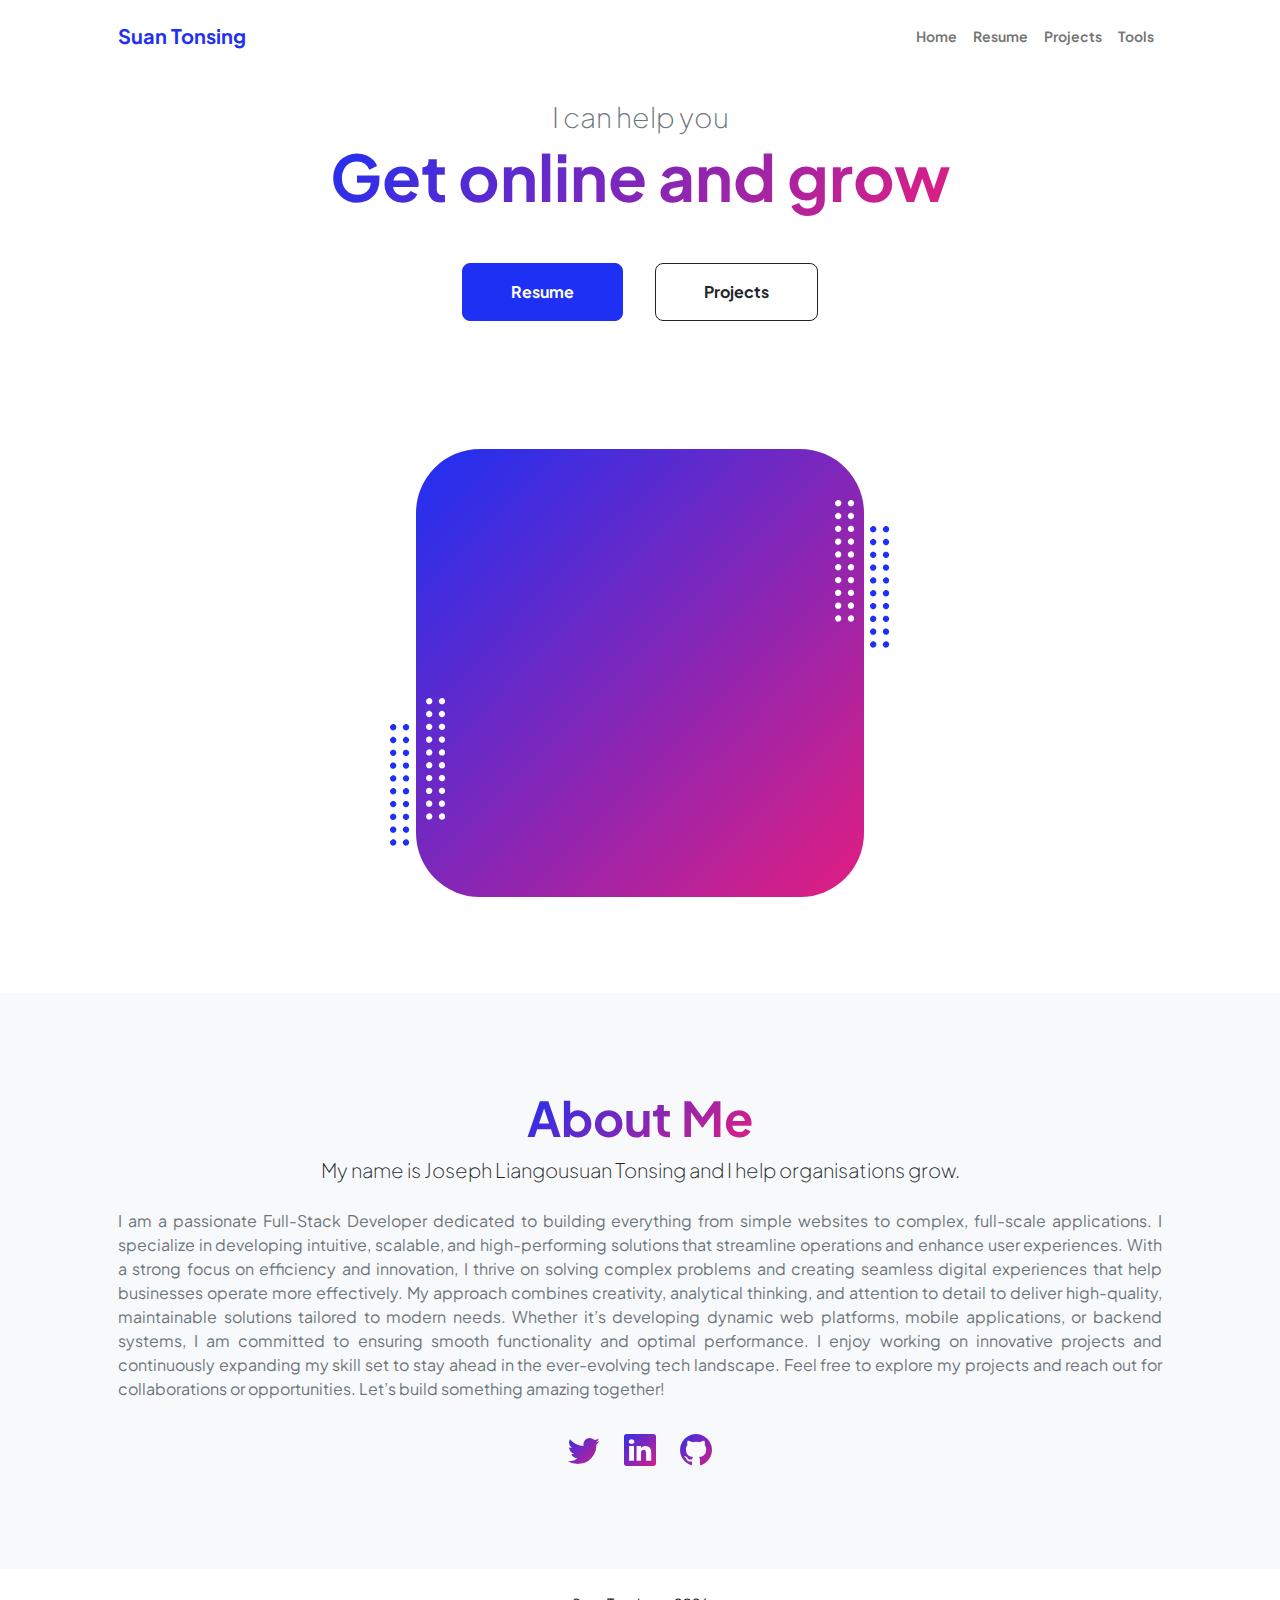
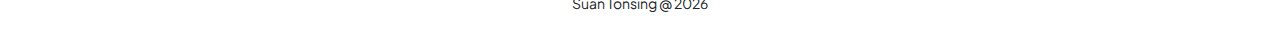
<file: index.html>
<!DOCTYPE html>
<html lang="en">
    <head>
        <meta charset="utf-8" />
        <meta name="viewport" content="width=device-width, initial-scale=1, shrink-to-fit=no" />
        <meta name="description" content="" />
        <meta name="author" content="" />
        <title>Suan Tonsing</title>
        <!-- Favicon-->
        <link rel="icon" type="image/x-icon" href="assets/favicon.ico" />
        <!-- Custom Google font-->
        <link rel="preconnect" href="https://fonts.googleapis.com" />
        <link rel="preconnect" href="https://fonts.gstatic.com" crossorigin />
        <link href="https://fonts.googleapis.com/css2?family=Plus+Jakarta+Sans:wght@100;200;300;400;500;600;700;800;900&amp;display=swap" rel="stylesheet" />
        <!-- Bootstrap icons-->
        <link href="https://cdn.jsdelivr.net/npm/bootstrap-icons@1.8.1/font/bootstrap-icons.css" rel="stylesheet" />
        <!-- Core theme CSS (includes Bootstrap)-->
        <link href="css/styles.css" rel="stylesheet" />
    </head>
    <body class="d-flex flex-column h-100">
        <main class="flex-shrink-0">
            <!-- Navigation-->
            <nav class="navbar navbar-expand-lg navbar-light bg-white py-3 fixed-top">
                <div class="container px-5">
                    <a class="navbar-brand" href="index.html"><span class="fw-bolder text-primary">Suan Tonsing</span></a>
                    <button class="navbar-toggler" type="button" data-bs-toggle="collapse" data-bs-target="#navbarSupportedContent" aria-controls="navbarSupportedContent" aria-expanded="false" aria-label="Toggle navigation"><span class="navbar-toggler-icon"></span></button>
                    <div class="collapse navbar-collapse" id="navbarSupportedContent">
                        <ul class="navbar-nav ms-auto mb-2 mb-lg-0 small fw-bolder">
                            <li class="nav-item"><a class="nav-link" href="index.html">Home</a></li>
                            <li class="nav-item"><a class="nav-link" href="resume.html">Resume</a></li>
                            <li class="nav-item"><a class="nav-link" href="projects.html">Projects</a></li>
                            <li class="nav-item"><a class="nav-link" href="tools.html">Tools</a></li>
                            <!-- <li class="nav-item"><a class="nav-link" href="contact.html">Contact</a></li> -->
                        </ul>
                    </div>
                </div>
            </nav>
            <!-- Header-->
            <header class="py-5">
                <div class="container px-5 pb-5">
                    <div class="row gx-5 align-items-center">
                        <div class="col-xxl-5">
                            <!-- Header text content-->
                            <div class="text-center text-xxl-start">
                                <div class="badge bg-gradient-primary-to-secondary text-white mb-4"><div class="text-uppercase">Design &middot; Develop &middot; Produce</div></div>
                                <div class="fs-3 fw-light text-muted">I can help you</div>
                                <h1 class="display-3 fw-bolder mb-5"><span class="text-gradient d-inline">Get online and grow</span></h1>
                                <div class="d-grid gap-3 d-sm-flex justify-content-sm-center justify-content-xxl-start mb-3">
                                    <a class="btn btn-primary btn-lg px-5 py-3 me-sm-3 fs-6 fw-bolder" href="resume.html">Resume</a>
                                    <a class="btn btn-outline-dark btn-lg px-5 py-3 fs-6 fw-bolder" href="projects.html">Projects</a>
                                </div>
                            </div>
                        </div>
                        <div class="col-xxl-7">
                            <!-- Header profile picture-->
                            <div class="d-flex justify-content-center mt-5 mt-xxl-0">
                                <div class="profile bg-gradient-primary-to-secondary">
                                    <!-- TIP: For best results, use a photo with a transparent background like the demo example below-->
                                    <!-- Watch a tutorial on how to do this on YouTube (link)-->
                                    <!-- <img class="profile-img" src="assets/profile.png" alt="..." /> -->
                                    <div class="dots-1">
                                        <!-- SVG Dots-->
                                        <svg version="1.1" xmlns="http://www.w3.org/2000/svg" xmlns:xlink="http://www.w3.org/1999/xlink" x="0px" y="0px" viewBox="0 0 191.6 1215.4" style="enable-background: new 0 0 191.6 1215.4" xml:space="preserve">
                                            <g transform="translate(0.000000,1280.000000) scale(0.100000,-0.100000)">
                                                <path d="M227.7,12788.6c-105-35-200-141-222-248c-43-206,163-412,369-369c155,32,275,190,260,339c-11,105-90,213-190,262        C383.7,12801.6,289.7,12808.6,227.7,12788.6z"></path>
                                                <path d="M1507.7,12788.6c-151-50-253-216-222-362c25-119,136-230,254-255c194-41,395,142,375,339c-11,105-90,213-190,262        C1663.7,12801.6,1569.7,12808.6,1507.7,12788.6z"></path>
                                                <path d="M227.7,11508.6c-105-35-200-141-222-248c-43-206,163-412,369-369c155,32,275,190,260,339c-11,105-90,213-190,262        C383.7,11521.6,289.7,11528.6,227.7,11508.6z"></path>
                                                <path d="M1507.7,11508.6c-151-50-253-216-222-362c25-119,136-230,254-255c194-41,395,142,375,339c-11,105-90,213-190,262        C1663.7,11521.6,1569.7,11528.6,1507.7,11508.6z"></path>
                                                <path d="M227.7,10228.6c-105-35-200-141-222-248c-43-206,163-412,369-369c155,32,275,190,260,339c-11,105-90,213-190,262        C383.7,10241.6,289.7,10248.6,227.7,10228.6z"></path>
                                                <path d="M1507.7,10228.6c-105-35-200-141-222-248c-43-206,163-412,369-369c155,32,275,190,260,339c-11,105-90,213-190,262        C1663.7,10241.6,1569.7,10248.6,1507.7,10228.6z"></path>
                                                <path d="M227.7,8948.6c-105-35-200-141-222-248c-43-206,163-412,369-369c155,32,275,190,260,339c-11,105-90,213-190,262        C383.7,8961.6,289.7,8968.6,227.7,8948.6z"></path>
                                                <path d="M1507.7,8948.6c-105-35-200-141-222-248c-43-206,163-412,369-369c155,32,275,190,260,339c-11,105-90,213-190,262        C1663.7,8961.6,1569.7,8968.6,1507.7,8948.6z"></path>
                                                <path d="M227.7,7668.6c-105-35-200-141-222-248c-43-206,163-412,369-369c155,32,275,190,260,339c-11,105-90,213-190,262        C383.7,7681.6,289.7,7688.6,227.7,7668.6z"></path>
                                                <path d="M1507.7,7668.6c-105-35-200-141-222-248c-43-206,163-412,369-369c155,32,275,190,260,339c-11,105-90,213-190,262        C1663.7,7681.6,1569.7,7688.6,1507.7,7668.6z"></path>
                                                <path d="M227.7,6388.6c-105-35-200-141-222-248c-43-206,163-412,369-369c155,32,275,190,260,339c-11,105-90,213-190,262        C383.7,6401.6,289.7,6408.6,227.7,6388.6z"></path>
                                                <path d="M1507.7,6388.6c-105-35-200-141-222-248c-43-206,163-412,369-369c155,32,275,190,260,339c-11,105-90,213-190,262        C1663.7,6401.6,1569.7,6408.6,1507.7,6388.6z"></path>
                                                <path d="M227.7,5108.6c-105-35-200-141-222-248c-43-206,163-412,369-369c155,32,275,190,260,339c-11,105-90,213-190,262        C383.7,5121.6,289.7,5128.6,227.7,5108.6z"></path>
                                                <path d="M1507.7,5108.6c-105-35-200-141-222-248c-43-206,163-412,369-369c155,32,275,190,260,339c-11,105-90,213-190,262        C1663.7,5121.6,1569.7,5128.6,1507.7,5108.6z"></path>
                                                <path d="M227.7,3828.6c-105-35-200-141-222-248c-43-206,163-412,369-369c155,32,275,190,260,339c-11,105-90,213-190,262        C383.7,3841.6,289.7,3848.6,227.7,3828.6z"></path>
                                                <path d="M1507.7,3828.6c-105-35-200-141-222-248c-43-206,163-412,369-369c155,32,275,190,260,339c-11,105-90,213-190,262        C1663.7,3841.6,1569.7,3848.6,1507.7,3828.6z"></path>
                                                <path d="M227.7,2548.6c-105-35-200-141-222-248c-43-206,163-412,369-369c155,32,275,190,260,339c-11,105-90,213-190,262        C383.7,2561.6,289.7,2568.6,227.7,2548.6z"></path>
                                                <path d="M1507.7,2548.6c-105-35-200-141-222-248c-43-206,163-412,369-369c155,32,275,190,260,339c-11,105-90,213-190,262        C1663.7,2561.6,1569.7,2568.6,1507.7,2548.6z"></path>
                                                <path d="M227.7,1268.6c-105-35-200-141-222-248c-43-206,163-412,369-369c155,32,275,190,260,339c-11,105-90,213-190,262        C383.7,1281.6,289.7,1288.6,227.7,1268.6z"></path>
                                                <path d="M1507.7,1268.6c-105-35-200-141-222-248c-43-206,163-412,369-369c155,32,275,190,260,339c-11,105-90,213-190,262        C1663.7,1281.6,1569.7,1288.6,1507.7,1268.6z"></path>
                                            </g>
                                        </svg>
                                        <!-- END of SVG dots-->
                                    </div>
                                    <div class="dots-2">
                                        <!-- SVG Dots-->
                                        <svg version="1.1" xmlns="http://www.w3.org/2000/svg" xmlns:xlink="http://www.w3.org/1999/xlink" x="0px" y="0px" viewBox="0 0 191.6 1215.4" style="enable-background: new 0 0 191.6 1215.4" xml:space="preserve">
                                            <g transform="translate(0.000000,1280.000000) scale(0.100000,-0.100000)">
                                                <path d="M227.7,12788.6c-105-35-200-141-222-248c-43-206,163-412,369-369c155,32,275,190,260,339c-11,105-90,213-190,262        C383.7,12801.6,289.7,12808.6,227.7,12788.6z"></path>
                                                <path d="M1507.7,12788.6c-151-50-253-216-222-362c25-119,136-230,254-255c194-41,395,142,375,339c-11,105-90,213-190,262        C1663.7,12801.6,1569.7,12808.6,1507.7,12788.6z"></path>
                                                <path d="M227.7,11508.6c-105-35-200-141-222-248c-43-206,163-412,369-369c155,32,275,190,260,339c-11,105-90,213-190,262        C383.7,11521.6,289.7,11528.6,227.7,11508.6z"></path>
                                                <path d="M1507.7,11508.6c-151-50-253-216-222-362c25-119,136-230,254-255c194-41,395,142,375,339c-11,105-90,213-190,262        C1663.7,11521.6,1569.7,11528.6,1507.7,11508.6z"></path>
                                                <path d="M227.7,10228.6c-105-35-200-141-222-248c-43-206,163-412,369-369c155,32,275,190,260,339c-11,105-90,213-190,262        C383.7,10241.6,289.7,10248.6,227.7,10228.6z"></path>
                                                <path d="M1507.7,10228.6c-105-35-200-141-222-248c-43-206,163-412,369-369c155,32,275,190,260,339c-11,105-90,213-190,262        C1663.7,10241.6,1569.7,10248.6,1507.7,10228.6z"></path>
                                                <path d="M227.7,8948.6c-105-35-200-141-222-248c-43-206,163-412,369-369c155,32,275,190,260,339c-11,105-90,213-190,262        C383.7,8961.6,289.7,8968.6,227.7,8948.6z"></path>
                                                <path d="M1507.7,8948.6c-105-35-200-141-222-248c-43-206,163-412,369-369c155,32,275,190,260,339c-11,105-90,213-190,262        C1663.7,8961.6,1569.7,8968.6,1507.7,8948.6z"></path>
                                                <path d="M227.7,7668.6c-105-35-200-141-222-248c-43-206,163-412,369-369c155,32,275,190,260,339c-11,105-90,213-190,262        C383.7,7681.6,289.7,7688.6,227.7,7668.6z"></path>
                                                <path d="M1507.7,7668.6c-105-35-200-141-222-248c-43-206,163-412,369-369c155,32,275,190,260,339c-11,105-90,213-190,262        C1663.7,7681.6,1569.7,7688.6,1507.7,7668.6z"></path>
                                                <path d="M227.7,6388.6c-105-35-200-141-222-248c-43-206,163-412,369-369c155,32,275,190,260,339c-11,105-90,213-190,262        C383.7,6401.6,289.7,6408.6,227.7,6388.6z"></path>
                                                <path d="M1507.7,6388.6c-105-35-200-141-222-248c-43-206,163-412,369-369c155,32,275,190,260,339c-11,105-90,213-190,262        C1663.7,6401.6,1569.7,6408.6,1507.7,6388.6z"></path>
                                                <path d="M227.7,5108.6c-105-35-200-141-222-248c-43-206,163-412,369-369c155,32,275,190,260,339c-11,105-90,213-190,262        C383.7,5121.6,289.7,5128.6,227.7,5108.6z"></path>
                                                <path d="M1507.7,5108.6c-105-35-200-141-222-248c-43-206,163-412,369-369c155,32,275,190,260,339c-11,105-90,213-190,262        C1663.7,5121.6,1569.7,5128.6,1507.7,5108.6z"></path>
                                                <path d="M227.7,3828.6c-105-35-200-141-222-248c-43-206,163-412,369-369c155,32,275,190,260,339c-11,105-90,213-190,262        C383.7,3841.6,289.7,3848.6,227.7,3828.6z"></path>
                                                <path d="M1507.7,3828.6c-105-35-200-141-222-248c-43-206,163-412,369-369c155,32,275,190,260,339c-11,105-90,213-190,262        C1663.7,3841.6,1569.7,3848.6,1507.7,3828.6z"></path>
                                                <path d="M227.7,2548.6c-105-35-200-141-222-248c-43-206,163-412,369-369c155,32,275,190,260,339c-11,105-90,213-190,262        C383.7,2561.6,289.7,2568.6,227.7,2548.6z"></path>
                                                <path d="M1507.7,2548.6c-105-35-200-141-222-248c-43-206,163-412,369-369c155,32,275,190,260,339c-11,105-90,213-190,262        C1663.7,2561.6,1569.7,2568.6,1507.7,2548.6z"></path>
                                                <path d="M227.7,1268.6c-105-35-200-141-222-248c-43-206,163-412,369-369c155,32,275,190,260,339c-11,105-90,213-190,262        C383.7,1281.6,289.7,1288.6,227.7,1268.6z"></path>
                                                <path d="M1507.7,1268.6c-105-35-200-141-222-248c-43-206,163-412,369-369c155,32,275,190,260,339c-11,105-90,213-190,262        C1663.7,1281.6,1569.7,1288.6,1507.7,1268.6z"></path>
                                            </g>
                                        </svg>
                                        <!-- END of SVG dots-->
                                    </div>
                                    <div class="dots-3">
                                        <!-- SVG Dots-->
                                        <svg version="1.1" xmlns="http://www.w3.org/2000/svg" xmlns:xlink="http://www.w3.org/1999/xlink" x="0px" y="0px" viewBox="0 0 191.6 1215.4" style="enable-background: new 0 0 191.6 1215.4" xml:space="preserve">
                                            <g transform="translate(0.000000,1280.000000) scale(0.100000,-0.100000)">
                                                <path d="M227.7,12788.6c-105-35-200-141-222-248c-43-206,163-412,369-369c155,32,275,190,260,339c-11,105-90,213-190,262        C383.7,12801.6,289.7,12808.6,227.7,12788.6z"></path>
                                                <path d="M1507.7,12788.6c-151-50-253-216-222-362c25-119,136-230,254-255c194-41,395,142,375,339c-11,105-90,213-190,262        C1663.7,12801.6,1569.7,12808.6,1507.7,12788.6z"></path>
                                                <path d="M227.7,11508.6c-105-35-200-141-222-248c-43-206,163-412,369-369c155,32,275,190,260,339c-11,105-90,213-190,262        C383.7,11521.6,289.7,11528.6,227.7,11508.6z"></path>
                                                <path d="M1507.7,11508.6c-151-50-253-216-222-362c25-119,136-230,254-255c194-41,395,142,375,339c-11,105-90,213-190,262        C1663.7,11521.6,1569.7,11528.6,1507.7,11508.6z"></path>
                                                <path d="M227.7,10228.6c-105-35-200-141-222-248c-43-206,163-412,369-369c155,32,275,190,260,339c-11,105-90,213-190,262        C383.7,10241.6,289.7,10248.6,227.7,10228.6z"></path>
                                                <path d="M1507.7,10228.6c-105-35-200-141-222-248c-43-206,163-412,369-369c155,32,275,190,260,339c-11,105-90,213-190,262        C1663.7,10241.6,1569.7,10248.6,1507.7,10228.6z"></path>
                                                <path d="M227.7,8948.6c-105-35-200-141-222-248c-43-206,163-412,369-369c155,32,275,190,260,339c-11,105-90,213-190,262        C383.7,8961.6,289.7,8968.6,227.7,8948.6z"></path>
                                                <path d="M1507.7,8948.6c-105-35-200-141-222-248c-43-206,163-412,369-369c155,32,275,190,260,339c-11,105-90,213-190,262        C1663.7,8961.6,1569.7,8968.6,1507.7,8948.6z"></path>
                                                <path d="M227.7,7668.6c-105-35-200-141-222-248c-43-206,163-412,369-369c155,32,275,190,260,339c-11,105-90,213-190,262        C383.7,7681.6,289.7,7688.6,227.7,7668.6z"></path>
                                                <path d="M1507.7,7668.6c-105-35-200-141-222-248c-43-206,163-412,369-369c155,32,275,190,260,339c-11,105-90,213-190,262        C1663.7,7681.6,1569.7,7688.6,1507.7,7668.6z"></path>
                                                <path d="M227.7,6388.6c-105-35-200-141-222-248c-43-206,163-412,369-369c155,32,275,190,260,339c-11,105-90,213-190,262        C383.7,6401.6,289.7,6408.6,227.7,6388.6z"></path>
                                                <path d="M1507.7,6388.6c-105-35-200-141-222-248c-43-206,163-412,369-369c155,32,275,190,260,339c-11,105-90,213-190,262        C1663.7,6401.6,1569.7,6408.6,1507.7,6388.6z"></path>
                                                <path d="M227.7,5108.6c-105-35-200-141-222-248c-43-206,163-412,369-369c155,32,275,190,260,339c-11,105-90,213-190,262        C383.7,5121.6,289.7,5128.6,227.7,5108.6z"></path>
                                                <path d="M1507.7,5108.6c-105-35-200-141-222-248c-43-206,163-412,369-369c155,32,275,190,260,339c-11,105-90,213-190,262        C1663.7,5121.6,1569.7,5128.6,1507.7,5108.6z"></path>
                                                <path d="M227.7,3828.6c-105-35-200-141-222-248c-43-206,163-412,369-369c155,32,275,190,260,339c-11,105-90,213-190,262        C383.7,3841.6,289.7,3848.6,227.7,3828.6z"></path>
                                                <path d="M1507.7,3828.6c-105-35-200-141-222-248c-43-206,163-412,369-369c155,32,275,190,260,339c-11,105-90,213-190,262        C1663.7,3841.6,1569.7,3848.6,1507.7,3828.6z"></path>
                                                <path d="M227.7,2548.6c-105-35-200-141-222-248c-43-206,163-412,369-369c155,32,275,190,260,339c-11,105-90,213-190,262        C383.7,2561.6,289.7,2568.6,227.7,2548.6z"></path>
                                                <path d="M1507.7,2548.6c-105-35-200-141-222-248c-43-206,163-412,369-369c155,32,275,190,260,339c-11,105-90,213-190,262        C1663.7,2561.6,1569.7,2568.6,1507.7,2548.6z"></path>
                                                <path d="M227.7,1268.6c-105-35-200-141-222-248c-43-206,163-412,369-369c155,32,275,190,260,339c-11,105-90,213-190,262        C383.7,1281.6,289.7,1288.6,227.7,1268.6z"></path>
                                                <path d="M1507.7,1268.6c-105-35-200-141-222-248c-43-206,163-412,369-369c155,32,275,190,260,339c-11,105-90,213-190,262        C1663.7,1281.6,1569.7,1288.6,1507.7,1268.6z"></path>
                                            </g>
                                        </svg>
                                        <!-- END of SVG dots-->
                                    </div>
                                    <div class="dots-4">
                                        <!-- SVG Dots-->
                                        <svg version="1.1" xmlns="http://www.w3.org/2000/svg" xmlns:xlink="http://www.w3.org/1999/xlink" x="0px" y="0px" viewBox="0 0 191.6 1215.4" style="enable-background: new 0 0 191.6 1215.4" xml:space="preserve">
                                            <g transform="translate(0.000000,1280.000000) scale(0.100000,-0.100000)">
                                                <path d="M227.7,12788.6c-105-35-200-141-222-248c-43-206,163-412,369-369c155,32,275,190,260,339c-11,105-90,213-190,262        C383.7,12801.6,289.7,12808.6,227.7,12788.6z"></path>
                                                <path d="M1507.7,12788.6c-151-50-253-216-222-362c25-119,136-230,254-255c194-41,395,142,375,339c-11,105-90,213-190,262        C1663.7,12801.6,1569.7,12808.6,1507.7,12788.6z"></path>
                                                <path d="M227.7,11508.6c-105-35-200-141-222-248c-43-206,163-412,369-369c155,32,275,190,260,339c-11,105-90,213-190,262        C383.7,11521.6,289.7,11528.6,227.7,11508.6z"></path>
                                                <path d="M1507.7,11508.6c-151-50-253-216-222-362c25-119,136-230,254-255c194-41,395,142,375,339c-11,105-90,213-190,262        C1663.7,11521.6,1569.7,11528.6,1507.7,11508.6z"></path>
                                                <path d="M227.7,10228.6c-105-35-200-141-222-248c-43-206,163-412,369-369c155,32,275,190,260,339c-11,105-90,213-190,262        C383.7,10241.6,289.7,10248.6,227.7,10228.6z"></path>
                                                <path d="M1507.7,10228.6c-105-35-200-141-222-248c-43-206,163-412,369-369c155,32,275,190,260,339c-11,105-90,213-190,262        C1663.7,10241.6,1569.7,10248.6,1507.7,10228.6z"></path>
                                                <path d="M227.7,8948.6c-105-35-200-141-222-248c-43-206,163-412,369-369c155,32,275,190,260,339c-11,105-90,213-190,262        C383.7,8961.6,289.7,8968.6,227.7,8948.6z"></path>
                                                <path d="M1507.7,8948.6c-105-35-200-141-222-248c-43-206,163-412,369-369c155,32,275,190,260,339c-11,105-90,213-190,262        C1663.7,8961.6,1569.7,8968.6,1507.7,8948.6z"></path>
                                                <path d="M227.7,7668.6c-105-35-200-141-222-248c-43-206,163-412,369-369c155,32,275,190,260,339c-11,105-90,213-190,262        C383.7,7681.6,289.7,7688.6,227.7,7668.6z"></path>
                                                <path d="M1507.7,7668.6c-105-35-200-141-222-248c-43-206,163-412,369-369c155,32,275,190,260,339c-11,105-90,213-190,262        C1663.7,7681.6,1569.7,7688.6,1507.7,7668.6z"></path>
                                                <path d="M227.7,6388.6c-105-35-200-141-222-248c-43-206,163-412,369-369c155,32,275,190,260,339c-11,105-90,213-190,262        C383.7,6401.6,289.7,6408.6,227.7,6388.6z"></path>
                                                <path d="M1507.7,6388.6c-105-35-200-141-222-248c-43-206,163-412,369-369c155,32,275,190,260,339c-11,105-90,213-190,262        C1663.7,6401.6,1569.7,6408.6,1507.7,6388.6z"></path>
                                                <path d="M227.7,5108.6c-105-35-200-141-222-248c-43-206,163-412,369-369c155,32,275,190,260,339c-11,105-90,213-190,262        C383.7,5121.6,289.7,5128.6,227.7,5108.6z"></path>
                                                <path d="M1507.7,5108.6c-105-35-200-141-222-248c-43-206,163-412,369-369c155,32,275,190,260,339c-11,105-90,213-190,262        C1663.7,5121.6,1569.7,5128.6,1507.7,5108.6z"></path>
                                                <path d="M227.7,3828.6c-105-35-200-141-222-248c-43-206,163-412,369-369c155,32,275,190,260,339c-11,105-90,213-190,262        C383.7,3841.6,289.7,3848.6,227.7,3828.6z"></path>
                                                <path d="M1507.7,3828.6c-105-35-200-141-222-248c-43-206,163-412,369-369c155,32,275,190,260,339c-11,105-90,213-190,262        C1663.7,3841.6,1569.7,3848.6,1507.7,3828.6z"></path>
                                                <path d="M227.7,2548.6c-105-35-200-141-222-248c-43-206,163-412,369-369c155,32,275,190,260,339c-11,105-90,213-190,262        C383.7,2561.6,289.7,2568.6,227.7,2548.6z"></path>
                                                <path d="M1507.7,2548.6c-105-35-200-141-222-248c-43-206,163-412,369-369c155,32,275,190,260,339c-11,105-90,213-190,262        C1663.7,2561.6,1569.7,2568.6,1507.7,2548.6z"></path>
                                                <path d="M227.7,1268.6c-105-35-200-141-222-248c-43-206,163-412,369-369c155,32,275,190,260,339c-11,105-90,213-190,262        C383.7,1281.6,289.7,1288.6,227.7,1268.6z"></path>
                                                <path d="M1507.7,1268.6c-105-35-200-141-222-248c-43-206,163-412,369-369c155,32,275,190,260,339c-11,105-90,213-190,262        C1663.7,1281.6,1569.7,1288.6,1507.7,1268.6z"></path>
                                            </g>
                                        </svg>
                                        <!-- END of SVG dots-->
                                    </div>
                                </div>
                            </div>
                        </div>
                    </div>
                </div>
            </header>
            <!-- About Section-->
            <section class="bg-light py-5">
                <div class="container px-5">
                    <div class="row gx-5 justify-content-center">
                        <div class="col-xxl-8">
                            <div class="text-center my-5">
                                <h2 class="display-5 fw-bolder"><span class="text-gradient d-inline">About Me</span></h2>
                                <p class="lead fw-light mb-4">My name is Joseph Liangousuan Tonsing and I help organisations grow.</p>
                                <p class="text-muted text-justify mb-4">I am a passionate Full-Stack Developer dedicated to building everything from simple websites to complex, full-scale applications. I specialize in developing intuitive, scalable, and high-performing solutions that streamline operations and enhance user experiences.
                                    With a strong focus on efficiency and innovation, I thrive on solving complex problems and creating seamless digital experiences that help businesses operate more effectively. My approach combines creativity, analytical thinking, and attention to detail to deliver high-quality, maintainable solutions tailored to modern needs.
                                    Whether it’s developing dynamic web platforms, mobile applications, or backend systems, I am committed to ensuring smooth functionality and optimal performance. I enjoy working on innovative projects and continuously expanding my skill set to stay ahead in the ever-evolving tech landscape.
                                    Feel free to explore my projects and reach out for collaborations or opportunities. Let’s build something amazing together!</p>
                                <div class="d-flex justify-content-center fs-2 gap-4">
                                    <a class="text-gradient" href="#!"><i class="bi bi-twitter"></i></a>
                                    <a class="text-gradient" href="#!"><i class="bi bi-linkedin"></i></a>
                                    <a class="text-gradient" href="#!"><i class="bi bi-github"></i></a>
                                </div>
                            </div>
                        </div>
                    </div>
                </div>
            </section>
        </main>
        <!-- Footer-->
        <footer class="bg-white py-4 mt-auto">
            <div class="container px-5">
                <!-- align-items-center justify-content-between flex-column flex-sm-row -->
                <div class="row">
                    <div class="col-12"><div class="small m-0 text-center">Suan Tonsing @ <span><script>document.write(new Date().getFullYear());</script></span></div></div>
                    <!-- <div class="col-auto">
                        <a class="small" href="#!">Privacy</a>
                        <span class="mx-1">&middot;</span>
                        <a class="small" href="#!">Terms</a>
                        <span class="mx-1">&middot;</span>
                        <a class="small" href="#!">Contact</a>
                    </div> -->
                </div>
            </div>
        </footer>
        <!-- Bootstrap core JS-->
        <script src="https://cdn.jsdelivr.net/npm/bootstrap@5.2.3/dist/js/bootstrap.bundle.min.js"></script>
        <!-- Core theme JS-->
        <script src="js/scripts.js"></script>
    </body>
</html>
</file>
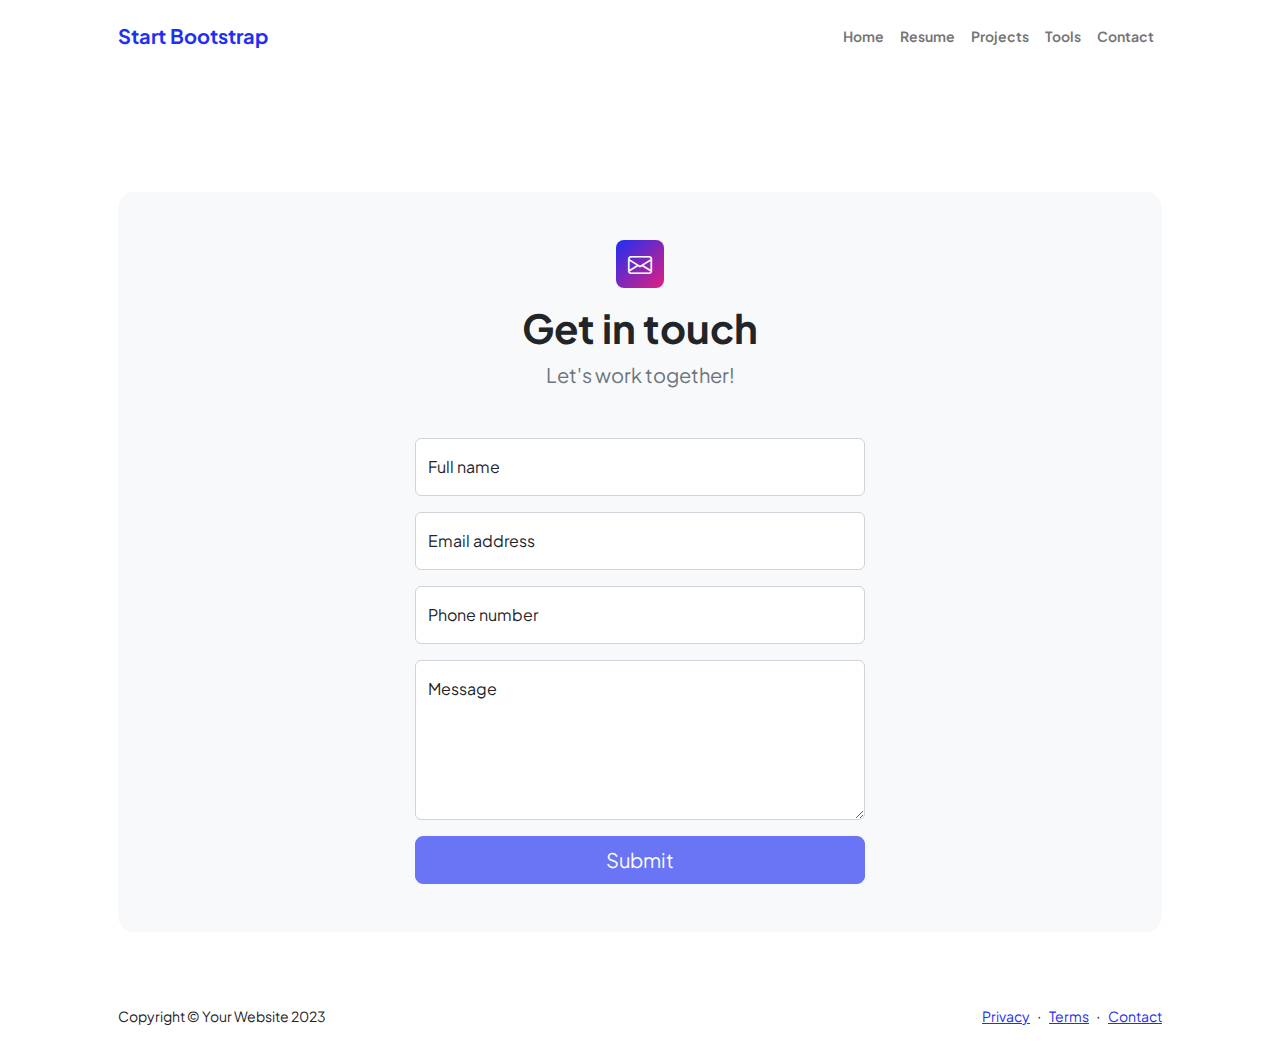
<file: contact.html>
<!DOCTYPE html>
<html lang="en">
    <head>
        <meta charset="utf-8" />
        <meta name="viewport" content="width=device-width, initial-scale=1, shrink-to-fit=no" />
        <meta name="description" content />
        <meta name="author" content />
        <title>Modern Business - Start Bootstrap Template</title>
        <!-- Favicon-->
        <link rel="icon" type="image/x-icon" href="assets/favicon.ico" />
        <!-- Custom Google font-->
        <link rel="preconnect" href="https://fonts.googleapis.com" />
        <link rel="preconnect" href="https://fonts.gstatic.com" crossorigin />
        <link href="https://fonts.googleapis.com/css2?family=Plus+Jakarta+Sans:wght@100;200;300;400;500;600;700;800;900&amp;display=swap" rel="stylesheet" />
        <!-- Bootstrap icons-->
        <link href="https://cdn.jsdelivr.net/npm/bootstrap-icons@1.8.1/font/bootstrap-icons.css" rel="stylesheet" />
        <!-- Core theme CSS (includes Bootstrap)-->
        <link href="css/styles.css" rel="stylesheet" />
    </head>
    <body class="d-flex flex-column">
        <main class="flex-shrink-0">
            <!-- Navigation-->
            <nav class="navbar navbar-expand-lg navbar-light bg-white py-3 fixed-top">
                <div class="container px-5">
                    <a class="navbar-brand" href="index.html"><span class="fw-bolder text-primary">Start Bootstrap</span></a>
                    <button class="navbar-toggler" type="button" data-bs-toggle="collapse" data-bs-target="#navbarSupportedContent" aria-controls="navbarSupportedContent" aria-expanded="false" aria-label="Toggle navigation"><span class="navbar-toggler-icon"></span></button>
                    <div class="collapse navbar-collapse" id="navbarSupportedContent">
                        <ul class="navbar-nav ms-auto mb-2 mb-lg-0 small fw-bolder">
                            <li class="nav-item"><a class="nav-link" href="index.html">Home</a></li>
                            <li class="nav-item"><a class="nav-link" href="resume.html">Resume</a></li>
                            <li class="nav-item"><a class="nav-link" href="projects.html">Projects</a></li>
                            <li class="nav-item"><a class="nav-link" href="tools.html">Tools</a></li>
                            <li class="nav-item"><a class="nav-link" href="contact.html">Contact</a></li>
                        </ul>
                    </div>
                </div>
            </nav>
            <!-- Page content-->
            <section class="mt-5 py-5">
                <div class="container mt-5 pt-5 px-5">
                    <!-- Contact form-->
                    <div class="bg-light rounded-4 py-5 px-4 px-md-5">
                        <div class="text-center mb-5">
                            <div class="feature bg-primary bg-gradient-primary-to-secondary text-white rounded-3 mb-3"><i class="bi bi-envelope"></i></div>
                            <h1 class="fw-bolder">Get in touch</h1>
                            <p class="lead fw-normal text-muted mb-0">Let's work together!</p>
                        </div>
                        <div class="row gx-5 justify-content-center">
                            <div class="col-lg-8 col-xl-6">
                                <!-- * * * * * * * * * * * * * * *-->
                                <!-- * * SB Forms Contact Form * *-->
                                <!-- * * * * * * * * * * * * * * *-->
                                <!-- This form is pre-integrated with SB Forms.-->
                                <!-- To make this form functional, sign up at-->
                                <!-- https://startbootstrap.com/solution/contact-forms-->
                                <!-- to get an API token!-->
                                <form id="contactForm" data-sb-form-api-token="API_TOKEN">
                                    <!-- Name input-->
                                    <div class="form-floating mb-3">
                                        <input class="form-control" id="name" type="text" placeholder="Enter your name..." data-sb-validations="required" />
                                        <label for="name">Full name</label>
                                        <div class="invalid-feedback" data-sb-feedback="name:required">A name is required.</div>
                                    </div>
                                    <!-- Email address input-->
                                    <div class="form-floating mb-3">
                                        <input class="form-control" id="email" type="email" placeholder="name@example.com" data-sb-validations="required,email" />
                                        <label for="email">Email address</label>
                                        <div class="invalid-feedback" data-sb-feedback="email:required">An email is required.</div>
                                        <div class="invalid-feedback" data-sb-feedback="email:email">Email is not valid.</div>
                                    </div>
                                    <!-- Phone number input-->
                                    <div class="form-floating mb-3">
                                        <input class="form-control" id="phone" type="tel" placeholder="(123) 456-7890" data-sb-validations="required" />
                                        <label for="phone">Phone number</label>
                                        <div class="invalid-feedback" data-sb-feedback="phone:required">A phone number is required.</div>
                                    </div>
                                    <!-- Message input-->
                                    <div class="form-floating mb-3">
                                        <textarea class="form-control" id="message" type="text" placeholder="Enter your message here..." style="height: 10rem" data-sb-validations="required"></textarea>
                                        <label for="message">Message</label>
                                        <div class="invalid-feedback" data-sb-feedback="message:required">A message is required.</div>
                                    </div>
                                    <!-- Submit success message-->
                                    <!---->
                                    <!-- This is what your users will see when the form-->
                                    <!-- has successfully submitted-->
                                    <div class="d-none" id="submitSuccessMessage">
                                        <div class="text-center mb-3">
                                            <div class="fw-bolder">Form submission successful!</div>
                                            To activate this form, sign up at
                                            <br />
                                            <a href="https://startbootstrap.com/solution/contact-forms">https://startbootstrap.com/solution/contact-forms</a>
                                        </div>
                                    </div>
                                    <!-- Submit error message-->
                                    <!---->
                                    <!-- This is what your users will see when there is-->
                                    <!-- an error submitting the form-->
                                    <div class="d-none" id="submitErrorMessage"><div class="text-center text-danger mb-3">Error sending message!</div></div>
                                    <!-- Submit Button-->
                                    <div class="d-grid"><button class="btn btn-primary btn-lg disabled" id="submitButton" type="submit">Submit</button></div>
                                </form>
                            </div>
                        </div>
                    </div>
                </div>
            </section>
        </main>
        <!-- Footer-->
        <footer class="bg-white py-4 mt-auto">
            <div class="container px-5">
                <div class="row align-items-center justify-content-between flex-column flex-sm-row">
                    <div class="col-auto"><div class="small m-0">Copyright &copy; Your Website 2023</div></div>
                    <div class="col-auto">
                        <a class="small" href="#!">Privacy</a>
                        <span class="mx-1">&middot;</span>
                        <a class="small" href="#!">Terms</a>
                        <span class="mx-1">&middot;</span>
                        <a class="small" href="#!">Contact</a>
                    </div>
                </div>
            </div>
        </footer>
        <!-- Bootstrap core JS-->
        <script src="https://cdn.jsdelivr.net/npm/bootstrap@5.2.3/dist/js/bootstrap.bundle.min.js"></script>
        <!-- Core theme JS-->
        <script src="js/scripts.js"></script>
        <!-- * * * * * * * * * * * * * * * * * * * * * * * * * * * * * * * * * * * * * * * *-->
        <!-- * *                               SB Forms JS                               * *-->
        <!-- * * Activate your form at https://startbootstrap.com/solution/contact-forms * *-->
        <!-- * * * * * * * * * * * * * * * * * * * * * * * * * * * * * * * * * * * * * * * *-->
        <script src="https://cdn.startbootstrap.com/sb-forms-latest.js"></script>
    </body>
</html>
</file>
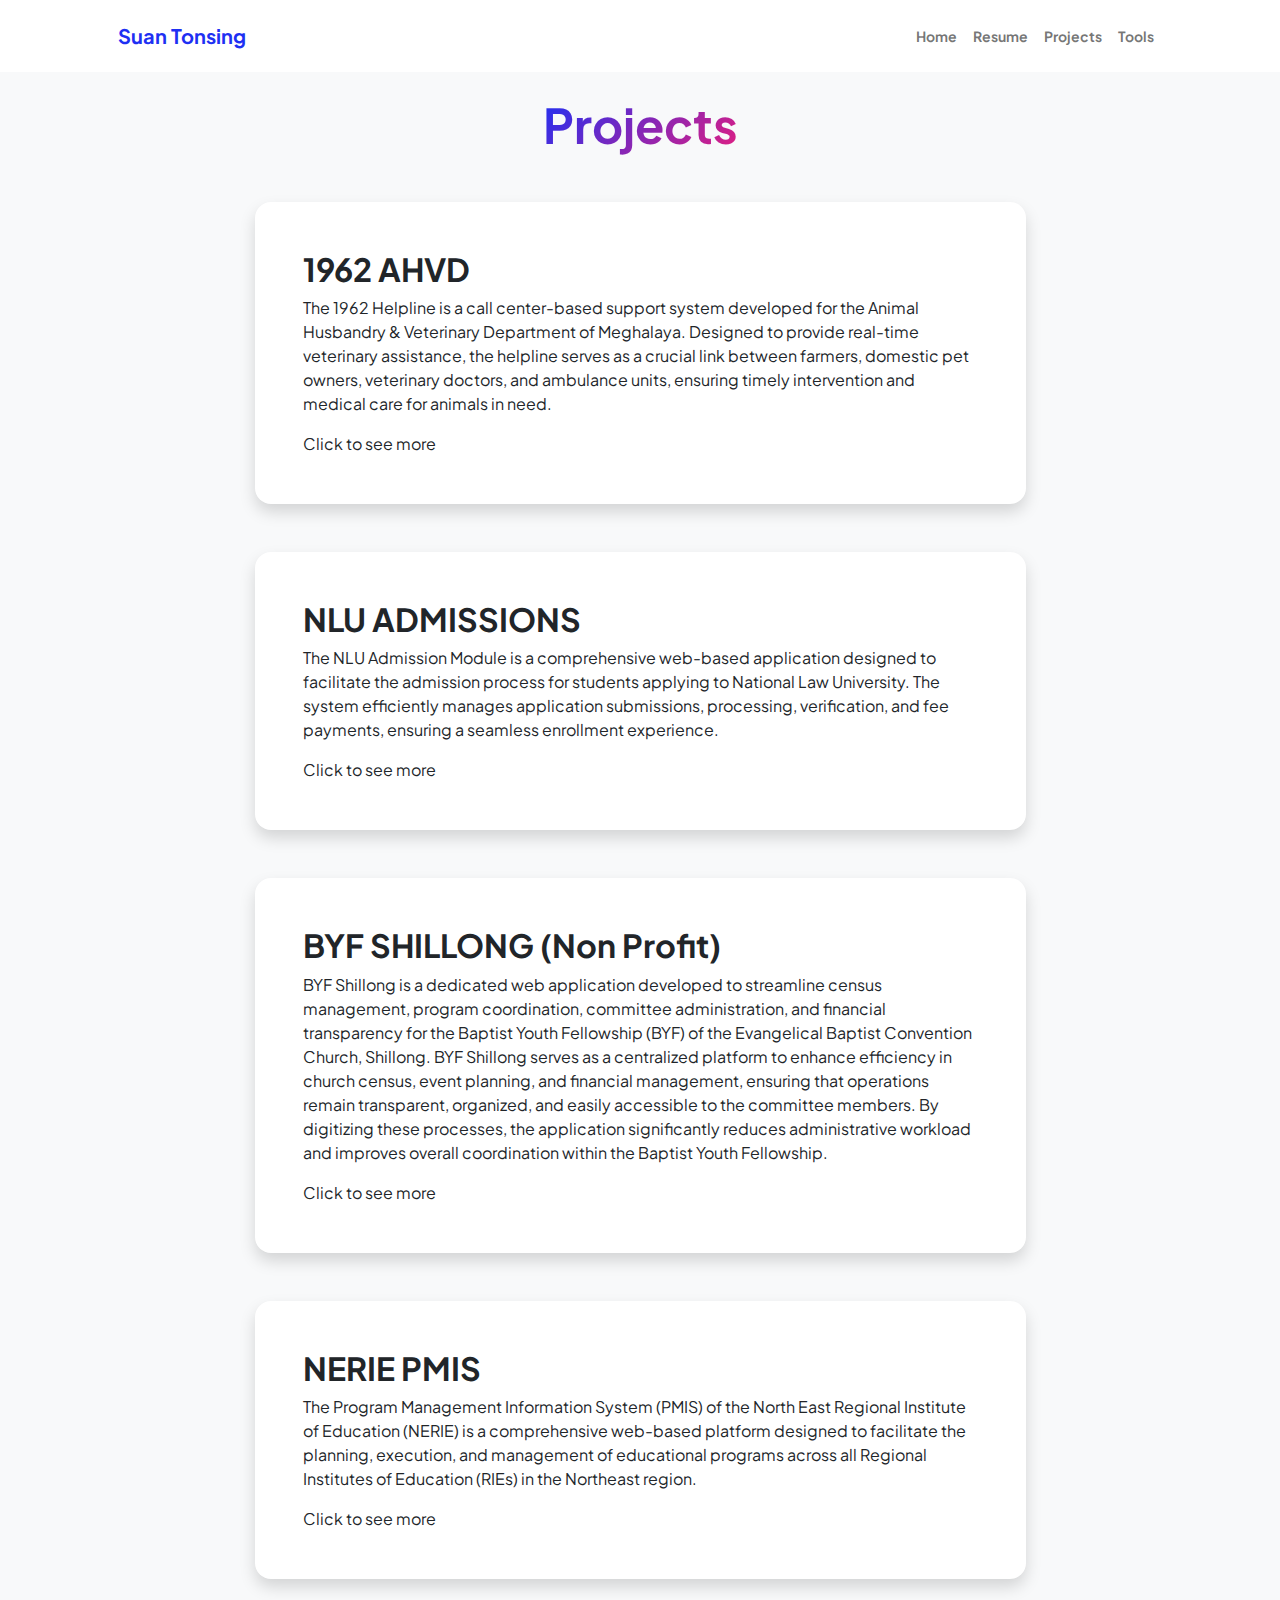
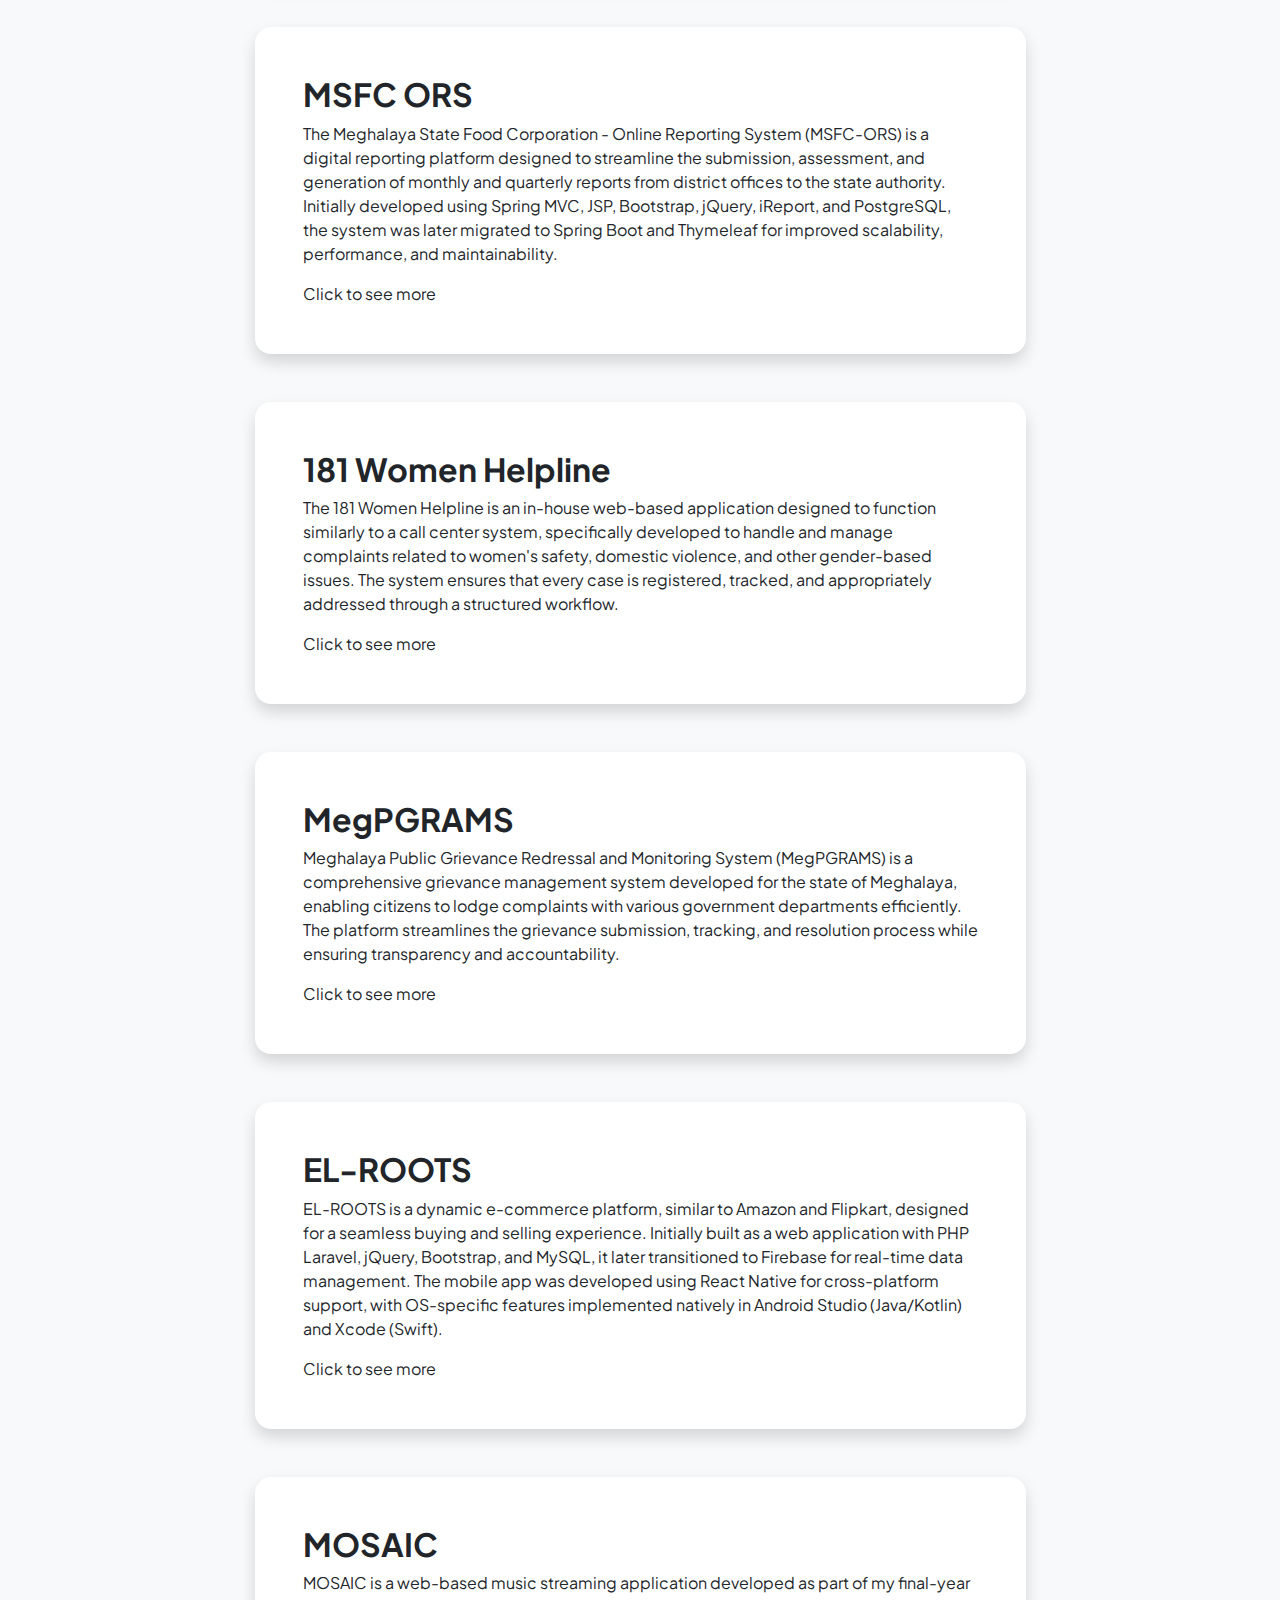
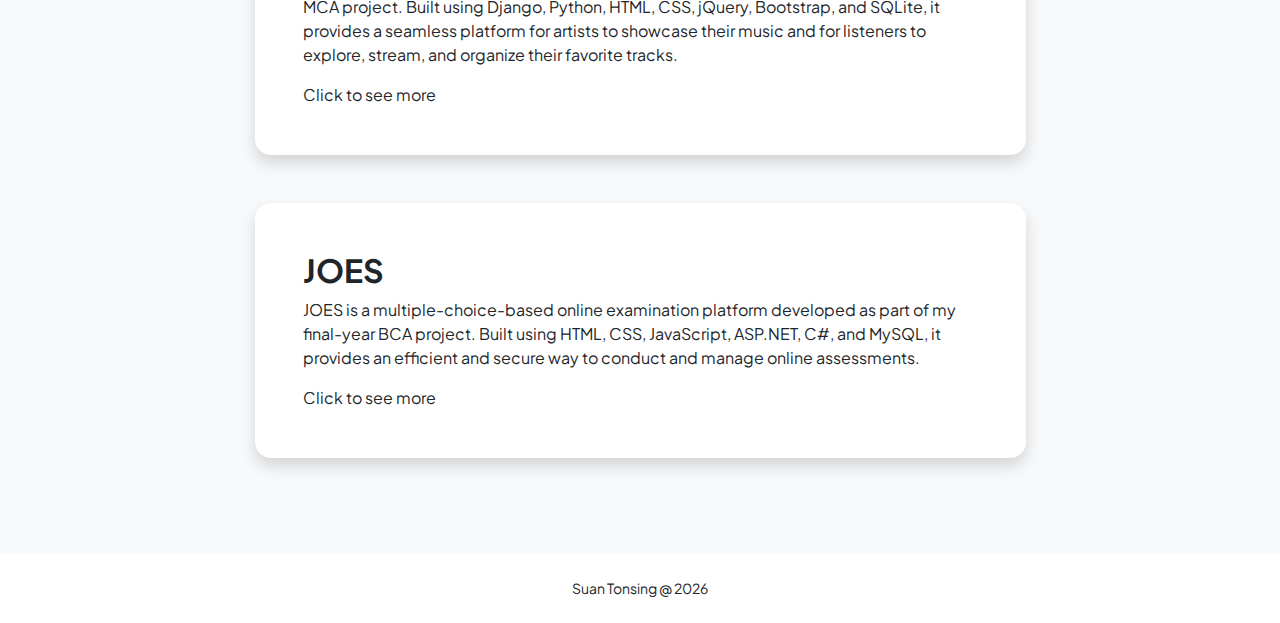
<file: projects.html>
<!DOCTYPE html>
<html lang="en">
    <head>
        <meta charset="utf-8" />
        <meta name="viewport" content="width=device-width, initial-scale=1, shrink-to-fit=no" />
        <meta name="description" content="" />
        <meta name="author" content="" />
        <title>Projects - Suan Tonsing</title>
        <!-- Favicon-->
        <link rel="icon" type="image/x-icon" href="assets/favicon.ico" />
        <!-- Custom Google font-->
        <link rel="preconnect" href="https://fonts.googleapis.com" />
        <link rel="preconnect" href="https://fonts.gstatic.com" crossorigin />
        <link href="https://fonts.googleapis.com/css2?family=Plus+Jakarta+Sans:wght@100;200;300;400;500;600;700;800;900&amp;display=swap" rel="stylesheet" />
        <!-- Bootstrap icons-->
        <link href="https://cdn.jsdelivr.net/npm/bootstrap-icons@1.8.1/font/bootstrap-icons.css" rel="stylesheet" />
        <!-- Core theme CSS (includes Bootstrap)-->
        <link href="css/styles.css" rel="stylesheet" />
    </head>
    <body class="d-flex flex-column h-100 bg-light">
        <main class="flex-shrink-0">
            <!-- Navigation-->
            <nav class="navbar navbar-expand-lg navbar-light bg-white py-3 fixed-top">
                <div class="container px-5">
                    <a class="navbar-brand" href="index.html"><span class="fw-bolder text-primary">Suan Tonsing</span></a>
                    <button class="navbar-toggler" type="button" data-bs-toggle="collapse" data-bs-target="#navbarSupportedContent" aria-controls="navbarSupportedContent" aria-expanded="false" aria-label="Toggle navigation"><span class="navbar-toggler-icon"></span></button>
                    <div class="collapse navbar-collapse" id="navbarSupportedContent">
                        <ul class="navbar-nav ms-auto mb-2 mb-lg-0 small fw-bolder">
                            <li class="nav-item"><a class="nav-link" href="index.html">Home</a></li>
                            <li class="nav-item"><a class="nav-link" href="resume.html">Resume</a></li>
                            <li class="nav-item"><a class="nav-link" href="projects.html">Projects</a></li>
                            <li class="nav-item"><a class="nav-link" href="tools.html">Tools</a></li>
                            <!-- <li class="nav-item"><a class="nav-link" href="contact.html">Contact</a></li> -->
                        </ul>
                    </div>
                </div>
            </nav>
            <!-- Projects Section-->
            <section class="py-5">
                <div class="container pt-5 px-5 mb-5">
                    <div class="text-center mb-5">
                        <h1 class="display-5 fw-bolder mb-0"><span class="text-gradient d-inline">Projects</span></h1>
                    </div>
                    <div class="row gx-5 justify-content-center">
                        <div class="col-lg-11 col-xl-9 col-xxl-8">
                            <!-- Project Card 1-->
                            <div class="card overflow-hidden shadow rounded-4 border-0 mb-5">
                                <div class="card-body p-0">
                                    <div class="d-flex align-items-center">
                                        <div class="p-5">
                                            <h2 class="fw-bolder">1962 AHVD</h2>
                                            <p>The 1962 Helpline is a call center-based support system developed for the Animal Husbandry & Veterinary Department of Meghalaya. Designed to provide real-time veterinary assistance, the helpline serves as a crucial link between farmers, domestic pet owners, veterinary doctors, and ambulance units, ensuring timely intervention and medical care for animals in need.</p>
                                            <p class="pointer mb-0" data-bs-toggle="modal" data-bs-target="#projectModal1">Click to see more</p>
                                        </div>
                                        <!-- <img class="img-fluid" src="https://dummyimage.com/300x400/343a40/6c757d" alt="..." /> -->
                                    </div>
                                </div>
                            </div>
                            <!-- Project Card 2-->
                            <div class="card overflow-hidden shadow rounded-4 border-0 mb-5">
                                <div class="card-body p-0">
                                    <div class="d-flex align-items-center">
                                        <div class="p-5">
                                            <h2 class="fw-bolder">NLU ADMISSIONS</h2>
                                            <p>The NLU Admission Module is a comprehensive web-based application designed to facilitate the admission process for students applying to National Law University. The system efficiently manages application submissions, processing, verification, and fee payments, ensuring a seamless enrollment experience.</p>
                                            <p class="pointer mb-0" data-bs-toggle="modal" data-bs-target="#projectModal2">Click to see more</p>
                                        </div>
                                        <!-- <img class="img-fluid" src="https://dummyimage.com/300x400/343a40/6c757d" alt="..." /> -->
                                    </div>
                                </div>
                            </div>
                            <!-- Project Card 3-->
                            <div class="card overflow-hidden shadow rounded-4 border-0 mb-5">
                                <div class="card-body p-0">
                                    <div class="d-flex align-items-center">
                                        <div class="p-5">
                                            <h2 class="fw-bolder">BYF SHILLONG (Non Profit)</h2>
                                            <p>BYF Shillong is a dedicated web application developed to streamline census management, program coordination, committee administration, and financial transparency for the Baptist Youth Fellowship (BYF) of the Evangelical Baptist Convention Church, Shillong. BYF Shillong serves as a centralized platform to enhance efficiency in church census, event planning, and financial management, ensuring that operations remain transparent, organized, and easily accessible to the committee members. By digitizing these processes, the application significantly reduces administrative workload and improves overall coordination within the Baptist Youth Fellowship.</p>
                                            <p class="pointer mb-0" data-bs-toggle="modal" data-bs-target="#projectModal3">Click to see more</p>
                                        </div>
                                        <!-- <img class="img-fluid" src="https://dummyimage.com/300x400/343a40/6c757d" alt="..." /> -->
                                    </div>
                                </div>
                            </div>
                            <!-- Project Card 4-->
                            <div class="card overflow-hidden shadow rounded-4 border-0 mb-5">
                                <div class="card-body p-0">
                                    <div class="d-flex align-items-center">
                                        <div class="p-5">
                                            <h2 class="fw-bolder">NERIE PMIS</h2>
                                            <p>The Program Management Information System (PMIS) of the North East Regional Institute of Education (NERIE) is a comprehensive web-based platform designed to facilitate the planning, execution, and management of educational programs across all Regional Institutes of Education (RIEs) in the Northeast region.</p>
                                            <p class="pointer mb-0" data-bs-toggle="modal" data-bs-target="#projectModal4">Click to see more</p>
                                        </div>
                                        <!-- <img class="img-fluid" src="https://dummyimage.com/300x400/343a40/6c757d" alt="..." /> -->
                                    </div>
                                </div>
                            </div>
                            <!-- Project Card 5-->
                            <div class="card overflow-hidden shadow rounded-4 border-0 mb-5">
                                <div class="card-body p-0">
                                    <div class="d-flex align-items-center">
                                        <div class="p-5">
                                            <h2 class="fw-bolder">MSFC ORS</h2>
                                            <p>The Meghalaya State Food Corporation - Online Reporting System (MSFC-ORS) is a digital reporting platform designed to streamline the submission, assessment, and generation of monthly and quarterly reports from district offices to the state authority. Initially developed using Spring MVC, JSP, Bootstrap, jQuery, iReport, and PostgreSQL, the system was later migrated to Spring Boot and Thymeleaf for improved scalability, performance, and maintainability.</p>
                                            <p class="pointer mb-0" data-bs-toggle="modal" data-bs-target="#projectModal5">Click to see more</p>
                                        </div>
                                        <!-- <img class="img-fluid" src="https://dummyimage.com/300x400/343a40/6c757d" alt="..." /> -->
                                    </div>
                                </div>
                            </div>
                            <!-- Project Card 6-->
                            <div class="card overflow-hidden shadow rounded-4 border-0 mb-5">
                                <div class="card-body p-0">
                                    <div class="d-flex align-items-center">
                                        <div class="p-5">
                                            <h2 class="fw-bolder">181 Women Helpline</h2>
                                            <p>The 181 Women Helpline is an in-house web-based application designed to function similarly to a call center system, specifically developed to handle and manage complaints related to women's safety, domestic violence, and other gender-based issues. The system ensures that every case is registered, tracked, and appropriately addressed through a structured workflow.</p>
                                            <p class="pointer mb-0" data-bs-toggle="modal" data-bs-target="#projectModal6">Click to see more</p>
                                        </div>
                                        <!-- <img class="img-fluid" src="https://dummyimage.com/300x400/343a40/6c757d" alt="..." /> -->
                                    </div>
                                </div>
                            </div>
                            <!-- Project Card 7-->
                            <div class="card overflow-hidden shadow rounded-4 border-0 mb-5">
                                <div class="card-body p-0">
                                    <div class="d-flex align-items-center">
                                        <div class="p-5">
                                            <h2 class="fw-bolder">MegPGRAMS</h2>
                                            <p>Meghalaya Public Grievance Redressal and Monitoring System (MegPGRAMS) is a comprehensive grievance management system developed for the state of Meghalaya, enabling citizens to lodge complaints with various government departments efficiently. The platform streamlines the grievance submission, tracking, and resolution process while ensuring transparency and accountability.</p>
                                            <p class="pointer mb-0" data-bs-toggle="modal" data-bs-target="#projectModal7">Click to see more</p>
                                        </div>
                                        <!-- <img class="img-fluid" src="https://dummyimage.com/300x400/343a40/6c757d" alt="..." /> -->
                                    </div>
                                </div>
                            </div>
                            <!-- Project Card 8-->
                            <div class="card overflow-hidden shadow rounded-4 border-0 mb-5">
                                <div class="card-body p-0">
                                    <div class="d-flex align-items-center">
                                        <div class="p-5">
                                            <h2 class="fw-bolder">EL-ROOTS</h2>
                                            <p>EL-ROOTS is a dynamic e-commerce platform, similar to Amazon and Flipkart, designed for a seamless buying and selling experience. Initially built as a web application with PHP Laravel, jQuery, Bootstrap, and MySQL, it later transitioned to Firebase for real-time data management. The mobile app was developed using React Native for cross-platform support, with OS-specific features implemented natively in Android Studio (Java/Kotlin) and Xcode (Swift).</p>
                                            <p class="pointer mb-0" data-bs-toggle="modal" data-bs-target="#projectModal8">Click to see more</p>
                                        </div>
                                        <!-- <img class="img-fluid" src="https://dummyimage.com/300x400/343a40/6c757d" alt="..." /> -->
                                    </div>
                                </div>
                            </div>
                            <!-- Project Card 9-->
                            <div class="card overflow-hidden shadow rounded-4 border-0 mb-5">
                                <div class="card-body p-0">
                                    <div class="d-flex align-items-center">
                                        <div class="p-5">
                                            <h2 class="fw-bolder">MOSAIC</h2>
                                            <p>MOSAIC is a web-based music streaming application developed as part of my final-year MCA project. Built using Django, Python, HTML, CSS, jQuery, Bootstrap, and SQLite, it provides a seamless platform for artists to showcase their music and for listeners to explore, stream, and organize their favorite tracks.</p>
                                            <p class="pointer mb-0" data-bs-toggle="modal" data-bs-target="#projectModal9">Click to see more</p>
                                        </div>
                                        <!-- <img class="img-fluid" src="https://dummyimage.com/300x400/343a40/6c757d" alt="..." /> -->
                                    </div>
                                </div>
                            </div>
                            <!-- Project Card 10-->
                            <div class="card overflow-hidden shadow rounded-4 border-0">
                                <div class="card-body p-0">
                                    <div class="d-flex align-items-center">
                                        <div class="p-5">
                                            <h2 class="fw-bolder">JOES</h2>
                                            <p>
                                                JOES is a multiple-choice-based online examination platform developed as part of my final-year BCA project. Built using HTML, CSS, JavaScript, ASP.NET, C#, and MySQL, it provides an efficient and secure way to conduct and manage online assessments.
                                            </p>
                                            <p class="pointer mb-0" data-bs-toggle="modal" data-bs-target="#projectModal10">Click to see more</p>
                                        </div>
                                        <!-- <img class="img-fluid" src="https://dummyimage.com/300x400/343a40/6c757d" alt="..." /> -->
                                    </div>
                                </div>
                            </div>
                        </div>
                    </div>
                </div>
            </section>

            <!-- Modal 1 -->
            <div class="modal fade" id="projectModal1" tabindex="-1" aria-labelledby="projectModal1Label" aria-hidden="true">
                <div class="modal-dialog modal-fullscreen">
                <div class="modal-content">
                    <div class="modal-header">
                        <h1 class="modal-title fs-5" id="projectModal1Label">1962 AHVD</h1>
                        <button type="button" class="btn-close" data-bs-dismiss="modal" aria-label="Close"></button>
                    </div>
                    <div class="modal-body">
                        <div class="container">
                            <h4>1962 Helpline - Veterinary Assistance Call Center System</h4>
                        <p>
                            The 1962 Helpline is a call center-based support system developed for the Animal Husbandry & Veterinary Department of Meghalaya. Designed to provide real-time veterinary assistance, the helpline serves as a crucial link between farmers, domestic pet owners, veterinary doctors, and ambulance units, ensuring timely intervention and medical care for animals in need.
                            <br>
                            Built using Spring Boot, Thymeleaf, jQuery, JsSIP, SIP, Asterisk Server, and PostgreSQL, the system seamlessly integrates call management, case registration, doctor consultations, and emergency veterinary response into a single platform.
                            <br>
                        </p>
                        <h4>Key Features & Workflow</h4>

                        <ol>
                            <li>
                                Call Handling & Case Registration
                                <ul>
                                    <li>Farmers or domestic pet owners call the toll-free number 1962 to seek veterinary assistance.</li>
                                    <li>
                                        A call agent answers the call and records essential details, including:
                                        <ul>
                                            <li>Caller’s information (name, location, contact details).</li>
                                            <li>Animal type (livestock, domestic pets, etc.).</li>
                                            <li>Nature of the case (injury, illness, emergency, general consultation).</li>
                                        </ul>
                                    </li>
                                    <li>Once all necessary details are captured, a case is registered in the system.</li>
                                </ul>
                            </li>

                            <li>
                                Veterinary Doctor Dashboard & Case Management
                                <ul>
                                    <li>Veterinary doctors at the call center log in to their dashboard to view newly registered cases.</li>
                                    <li>
                                        The doctor can take appropriate actions, such as:
                                        <ul>
                                            <li>Providing teleconsultation by calling the farmer or pet owner for further details.</li>
                                            <li>Referring the case to the ambulance unit if on-site intervention is required.</li>
                                        </ul>
                                    </li>
                                </ul>
                            </li>

                            <li>
                                Ambulance Unit Dispatch & Field Assistance
                                <ul>
                                    <li>When a case is referred to the ambulance unit, both the ambulance doctor and the assistant gain access to the case details.</li>
                                    <li>The ambulance team visits the location, administers treatment, and provides necessary medical aid.</li>
                                    <li>Once the treatment is completed, the ambulance doctor submits an Action Taken Report back to the call center.</li>
                                </ul>
                            </li>
                            <li>
                                Case Review & Closure
                                <ul>
                                    <li>The call center doctor reviews the Action Taken Report to assess the resolution of the case.</li>
                                    <li>
                                        Based on the report, the doctor can:
                                        <ul>
                                            <li>Mark the case as resolved and close it.</li>
                                            <li>Reopen the case for further follow-ups or additional interventions if required.</li>
                                        </ul>
                                    </li>
                                </ul>
                            </li>

                        </ol>
                        <h4>System Benefits & Impact</h4>
                        <ul>
                            <li>Efficient Case Management - Ensures quick response and proper tracking of every registered case.</li>
                            <li>Real-Time Communication - Uses SIP and Asterisk Server for seamless call routing and direct doctor-farmer interactions.</li>
                            <li>Emergency Veterinary Support - Ambulance referral system enables timely on-site medical intervention for severe cases.</li>
                            <li>Data-Driven Insights - PostgreSQL database helps maintain records of cases, allowing the department to analyze trends and improve veterinary services.</li>
                        </ul>
                        <h4>Technologies Used</h4>
                        <ul>
                            <li>Spring Boot</li>
                            <li>Thymeleaf</li>
                            <li>jQuery</li>
                            <li>JsSIP</li>
                            <li>SIP</li>
                            <li>Asterisk Server</li>
                            <li>PostgreSQL</li>
                        </ul>
                        <h4>Conclusion</h4>
                        <p>The 1962 Helpline revolutionizes veterinary support in Meghalaya, offering timely, structured, and professional animal healthcare services. With its centralized dashboard, integrated call handling, and ambulance dispatch system, the platform enhances accessibility and ensures farmers and pet owners receive the necessary veterinary assistance without delays.</p>
                        </div>
                    </div>
                    <!-- <div class="modal-footer"> -->
                    <!-- <button type="button" class="btn btn-secondary" data-bs-dismiss="modal">Close</button>
                    <button type="button" class="btn btn-primary">Save changes</button> -->
                    <!-- </div> -->
                </div>
                </div>
            </div>
            <!-- Modal 2 -->
            <div class="modal fade" id="projectModal2" tabindex="-1" aria-labelledby="projectModal2Label" aria-hidden="true">
                <div class="modal-dialog modal-fullscreen">
                <div class="modal-content">
                    <div class="modal-header">
                    <h1 class="modal-title fs-5" id="projectModal2Label">NLU ADMISSIONS</h1>
                    <button type="button" class="btn-close" data-bs-dismiss="modal" aria-label="Close"></button>
                    </div>
                    <div class="modal-body">
                        <div class="container">
                            <h4>National Law University (NLU) Admission Module</h4>
                            <p>The NLU Admission Module is a comprehensive web-based application designed to facilitate the admission process for students applying to National Law University. The system efficiently manages application submissions, processing, verification, and fee payments, ensuring a seamless enrollment experience.</p>

                            <p>Developed using Spring MVC, JSP, Java, jQuery, PostgreSQL, and iReport, the module is also integrated with an SMS alert system, email notifications, and BillDesk for secure online payments.</p>

                            <h4>Key Features & Workflow</h4>
                            <ol>
                                <li>
                                    Applicant Registration & Verification
                                    <ul>
                                        <li>Prospective students begin the admission process by providing their mobile number and email address.</li>
                                        <li>To ensure authenticity, the system sends OTPs to both email and mobile for verification.</li>
                                        <li>Only after successful OTP verification can applicants proceed with their applications.</li>
                                    </ul>
                                </li>
                                <li>
                                    Application Form Submission
                                    <ul>
                                        <li>Applicants select their desired course and fill in personal details, educational qualifications, and address information.</li>
                                        <li>Parent/guardian information is also required, with their email and mobile numbers validated through OTP verification.</li>
                                        <li>Applicants can upload required documents for verification.</li>
                                    </ul>
                                </li>
                                <li>
                                    Fee Payment & Enrollment Confirmation
                                    <ul>
                                        <li>Once the form is submitted, applicants proceed to pay the application fee securely via BillDesk.</li>
                                        <li>After successful payment, the student’s application is marked as complete and is ready for review by the university’s admission staff.</li>
                                    </ul>
                                </li>
                                <li>
                                    Admission Staff Dashboard & Application Review
                                    <ul>
                                        <li>Authorized admission staff can log in to the system’s dashboard to review and process applications.</li>
                                        <li>Applications are reviewed one at a time, ensuring thorough verification.</li>
                                        <li>If necessary, staff members can request clarifications, ask for document re-uploads, or accept/reject an application.</li>
                                        <li>The system also allows synchronization with BillDesk transactions, ensuring accurate payment status updates.</li>
                                    </ul>
                                </li>
                                <li>
                                    Roll Number Generation & Entrance Exam Management
                                    <ul>
                                        <li>At the end of the application window, the staff can generate roll numbers for all accepted applicants.</li>
                                        <li>The system assists in allotting candidates to examination centers for the entrance test.</li>
                                    </ul>
                                </li>
                            </ol>

                            <h4>Benefits & Impact</h4>
                            <p>The NLU Admission Module streamlines the entire admission process, reducing manual paperwork and improving efficiency in handling applications. With automated verification, seamless payment integration, and real-time communication through SMS and email, the system enhances transparency and ensures a hassle-free experience for both applicants and university staff.</p>                            
                        </div>
                    </div>
                    <!-- <div class="modal-footer"> -->
                    <!-- <button type="button" class="btn btn-secondary" data-bs-dismiss="modal">Close</button>
                    <button type="button" class="btn btn-primary">Save changes</button> -->
                    <!-- </div> -->
                </div>
                </div>
            </div>
            <!-- Modal 3 -->
            <div class="modal fade" id="projectModal3" tabindex="-1" aria-labelledby="projectModal3Label" aria-hidden="true">
                <div class="modal-dialog modal-fullscreen">
                <div class="modal-content">
                    <div class="modal-header">
                    <h1 class="modal-title fs-5" id="projectModal3Label">BYF SHILLONG (Non Profit)</h1>
                    <button type="button" class="btn-close" data-bs-dismiss="modal" aria-label="Close"></button>
                    </div>
                    <div class="modal-body">
                        <div class="container">
                            <h4>BYF Shillong - Census & Management System for Baptist Youth Fellowship (Non-Profit Project)</h4>
                            <p>BYF Shillong is a dedicated web application developed to streamline census management, program coordination, committee administration, and financial transparency for the Baptist Youth Fellowship (BYF) of the Evangelical Baptist Convention Church, Shillong. The system is built using Spring MVC, JSP, CSS, Bootstrap, jQuery, various JavaScript libraries and frameworks, and PostgreSQL, ensuring a structured and efficient approach to managing church-related activities.</p>
                            <h4>Key Features & Functionalities</h4>
                            <ol>
                                <li>
                                    Member Registration & Census Management
                                    <ul>
                                        <li>Church members can register online by filling in their personal details, contact information, and address.</li>
                                        <li>A photo upload feature allows for easy identification of registered members.</li>
                                        <li>The committee members can view, filter, and manage registrations based on criteria such as name, address, or other parameters.</li>
                                    </ul>
                                </li>
                                <li>
                                    Program & Event Management
                                    <ul>
                                        <li>The program department can assign registered members to participate in upcoming church events and activities.</li>
                                        <li>Members can receive notifications and updates regarding their assigned roles in different programs.</li>
                                        <li>The system helps in maintaining an organized record of event participation.</li>
                                    </ul>
                                </li>
                                <li>
                                    Committee & Administrative Functions
                                    <ul>
                                        <li>Committee members have access to manage member information and oversee organizational activities.</li>
                                        <li>The system provides search and filter functionalities for quick access to member records.</li>
                                        <li>Administrative privileges ensure data integrity and controlled access to sensitive information.</li>
                                    </ul>
                                </li>
                                <li>
                                    Financial Management & Transparency
                                    <ul>
                                        <li>The Finance Department can record receipts, donations, and church expenses in a structured format.</li>
                                        <li>The system automatically generates financial reports and spending analysis at the end of each month.</li>
                                        <li>Transparent financial tracking helps in budget planning and resource allocation for various church initiatives.</li>
                                    </ul>
                                </li>
                            </ol>
                            <h4>Impact & Purpose</h4>
                            <p>BYF Shillong serves as a centralized platform to enhance efficiency in church census, event planning, and financial management, ensuring that operations remain transparent, organized, and easily accessible to the committee members. By digitizing these processes, the application significantly reduces administrative workload and improves overall coordination within the Baptist Youth Fellowship.</p>
                        </div>
                    </div>
                    <!-- <div class="modal-footer"> -->
                    <!-- <button type="button" class="btn btn-secondary" data-bs-dismiss="modal">Close</button>
                    <button type="button" class="btn btn-primary">Save changes</button> -->
                    <!-- </div> -->
                </div>
                </div>
            </div>
            <!-- Modal 4 -->
            <div class="modal fade" id="projectModal4" tabindex="-1" aria-labelledby="projectModal4Label" aria-hidden="true">
                <div class="modal-dialog modal-fullscreen">
                <div class="modal-content">
                    <div class="modal-header">
                    <h1 class="modal-title fs-5" id="projectModal4Label">NERIE PMIS</h1>
                    <button type="button" class="btn-close" data-bs-dismiss="modal" aria-label="Close"></button>
                    </div>
                    <div class="modal-body">
                        <div class="container">
                            <h4>NERIE - PMIS: Program Management Information System for North East Regional Institute of Education</h4>
                            <p>The Program Management Information System (PMIS) of the North East Regional Institute of Education (NERIE) is a comprehensive web-based platform designed to facilitate the planning, execution, and management of educational programs across all Regional Institutes of Education (RIEs) in the Northeast region.</p>
                            <p>Developed using Spring MVC, JSP, Bootstrap, jQuery, and PostgreSQL, the system ensures streamlined coordination between administrators, faculty, program coordinators, and participants, fostering an efficient and structured approach to academic and training programs.</p>
                            <h4>Key Features and User Roles:</h4>
                            <p>The NERIE PMIS consists of the following user roles and functionalities:</p>
                            <ol>
                                <li>
                                    Administration Level:
                                    <ul>
                                        <li>Oversees all RIEs in the northeast region.</li>
                                        <li>Manages administrative tasks, user roles, and system configurations.</li>
                                        <li>Monitors the performance, progress, and effectiveness of programs across institutes.</li>
                                    </ul>
                                </li>
                                <li>
                                    Principal:
                                    <ul>
                                        <li>Each RIE has an assigned Principal who supervises and manages all institutional operations.</li>
                                        <li>Reviews and approves or declines program proposals submitted by program coordinators.</li>
                                        <li>
                                            Ensures proper execution and compliance of programs with institutional guidelines.
                                        </li>
                                    </ul>
                                </li>
                                <li>
                                    Faculty (Teaching Staff):
                                    <ul>
                                        <li>Assigns coursework and assignments to participants.</li>
                                        <li>Evaluates submitted assignments and records participant attendance.</li>
                                        <li>Conducts lectures and mentors participants during the program.</li>
                                    </ul>
                                </li>
                                <li>
                                    Program Coordinator:
                                    <ul>
                                        <li>Responsible for planning and organizing programs throughout the academic year.</li>
                                        <li>Prepares yearly schedules and program details.</li>
                                        <li>Assigns faculty members or guest lecturers for sessions.</li>
                                        <li>Ensures smooth execution of trainings, workshops, and academic initiatives.</li>
                                    </ul>
                                </li>
                                <li>
                                    Participant (Students & Trainees):
                                    <ul>
                                        <li>Can log in to the system to view assigned program schedules and timetables.</li>
                                        <li>Registers for upcoming programs and downloads/upload assignments.</li>
                                        <li>Provides feedback and reviews on completed programs to help improve future initiatives.</li>
                                    </ul>
                                </li>
                            </ol>
                            <h4>Additional Features:</h4>
                            <ul>
                                <li>Role-Based Access Control – Ensures data security by restricting access based on user roles.</li>
                                <li>Automated Notifications – Alerts users about program approvals, deadlines, and assignments.</li>
                                <li>Document & Assignment Management – Participants can download resources and upload coursework.</li>
                                <li>Comprehensive Reporting – Generates reports on program effectiveness, faculty contributions, and participant engagement.</li>
                                <li>User-Friendly Dashboard – Provides real-time insights into program progress and participant performance.</li>
                            </ul>
                            <h4>Conclusion:</h4>
                            <p>The NERIE-PMIS is a robust educational management system that enhances coordination among faculty, program coordinators, and participants, ensuring structured, effective, and transparent academic program execution across the Northeast Regional Institutes of Education.</p>
                        </div>
                    </div>
                    <!-- <div class="modal-footer"> -->
                    <!-- <button type="button" class="btn btn-secondary" data-bs-dismiss="modal">Close</button>
                    <button type="button" class="btn btn-primary">Save changes</button> -->
                    <!-- </div> -->
                </div>
                </div>
            </div>
            <!-- Modal 5 -->
            <div class="modal fade" id="projectModal5" tabindex="-1" aria-labelledby="projectModal5Label" aria-hidden="true">
                <div class="modal-dialog modal-fullscreen">
                <div class="modal-content">
                    <div class="modal-header">
                    <h1 class="modal-title fs-5" id="projectModal5Label">MSFC ORS</h1>
                    <button type="button" class="btn-close" data-bs-dismiss="modal" aria-label="Close"></button>
                    </div>
                    <div class="modal-body">
                        <div class="container">
                            <h4>MSFC-ORS: Online Reporting System for Meghalaya State Food Corporation</h4>
                            <p>The Meghalaya State Food Corporation - Online Reporting System (MSFC-ORS) is a digital reporting platform designed to streamline the submission, assessment, and generation of monthly and quarterly reports from district offices to the state authority. Initially developed using Spring MVC, JSP, Bootstrap, jQuery, iReport, and PostgreSQL, the system was later migrated to Spring Boot and Thymeleaf for improved scalability, performance, and maintainability.</p>

                            <h4>Key Features & Functionalities:</h4>
                            <p>The system facilitates structured reporting and assessment, ensuring transparency and efficiency in food distribution monitoring across the state.</p>
                            <ol>
                                <li>
                                    District Reporting:
                                    <ul>
                                        <li>District offices submit monthly and quarterly reports on food distribution, stock availability, and procurement details.</li>
                                        <li>Reports are filled online, with options to save drafts and submit final versions for review.</li>
                                        <li>Users can view past reports, track submission statuses, and receive notifications for pending submissions.</li>
                                    </ul>
                                </li>
                                <li>
                                    State Verification & Compilation:
                                    <ul>
                                        <li>State authorities review district reports for accuracy, completeness, and compliance with food distribution guidelines.</li>
                                        <li>Can request modifications or additional information from districts for clarification.</li>
                                        <li>Once verified, the state authority compiles all district reports into a consolidated state report.</li>
                                    </ul>
                                </li>
                                <li>
                                    User Roles and Responsibilities:
                                    <ul>
                                        <li>State User:
                                            <ul>
                                                <li>Monitors and reviews all district reports (both monthly and quarterly).</li>
                                                <li>Can detect discrepancies in reports and notify the concerned district for rectifications.</li>
                                                <li>Has the authority to grant editing permissions to districts in case modifications are required.</li>
                                                <li>Once all district reports are verified and approved, the state user compiles the final consolidated report.</li>
                                                <li>Can send notifications to a specific district or all districts, reminding them to submit their reports within the deadline.</li>
                                            </ul>
                                        </li>
                                        <li>District User:
                                            <ul>
                                                <li>Responsible for filling and submitting reports for either the monthly or quarterly cycle.</li>
                                                <li>Has two submission modes:
                                                    <ul>
                                                        <li>Draft Mode: Allows users to save progress and modify report details before final submission.</li>
                                                        <li>Final Submission: Locks the report, preventing further edits, and submits it to the state authority for review.</li>
                                                    </ul>
                                                </li>
                                            </ul>
                                        </li>
                                    </ul>
                                </li>
                                <li>
                                    Additional Features:
                                    <ul>
                                        <li>Automated Report Generation: Uses iReport to generate structured, printable reports.</li>
                                        <li>Role-Based Access Control: Ensures data security and controlled access for different user roles.</li>
                                        <li>Notification System: Integrated alerts and reminders for report submissions and corrections.</li>
                                        <li>User-Friendly Dashboard: Allows state and district users to track report statuses, pending submissions, and notifications.</li>
                                    </ul>
                                </li>
                            </ol>
                            <p>The MSFC-ORS serves as an efficient reporting solution, enhancing accountability, accuracy, and coordination between state and district food corporation offices.</p>
                        </div>
                    </div>
                    <!-- <div class="modal-footer"> -->
                    <!-- <button type="button" class="btn btn-secondary" data-bs-dismiss="modal">Close</button>
                    <button type="button" class="btn btn-primary">Save changes</button> -->
                    <!-- </div> -->
                </div>
                </div>
            </div>
            <!-- Modal 6 -->
            <div class="modal fade" id="projectModal6" tabindex="-1" aria-labelledby="projectModal6Label" aria-hidden="true">
                <div class="modal-dialog modal-fullscreen">
                <div class="modal-content">
                    <div class="modal-header">
                    <h1 class="modal-title fs-5" id="projectModal6Label">181 Women Helpline</h1>
                    <button type="button" class="btn-close" data-bs-dismiss="modal" aria-label="Close"></button>
                    </div>
                    <div class="modal-body">
                        <div class="container">
                            <h4>181 Women Helpline – Web-Based Call Center Management System</h4>
                            <p>The 181 Women Helpline is a specialized web-based application designed to manage and respond to women’s grievances, particularly cases related to domestic violence, harassment, and other critical issues. Developed using Spring MVC, jQuery, JSP, CSS, Bootstrap, jsSIP, WebSockets, and SIP, the system integrates voice call functionality via Asterisk Server, enabling a seamless call management experience similar to traditional call center applications.</p>

                            <h4>System Users & Roles</h4>
                            <p>
                                The platform supports three key user roles:
                                <ol>
                                    <li>Call Agents – The first point of contact for distressed callers.</li>
                                    <li>Coordinators – Responsible for reviewing and addressing reported cases.</li>
                                    <li>Managers – Oversee all system operations, ensuring efficient case resolution.</li>
                                </ol>
                            </p>

                            <h4>Call & Case Management Workflow</h4>
                            <ul>
                                <li>
                                    Incoming Calls & Case Registration:
                                    <br>
                                    When a woman in distress calls the toll-free 181 helpline, the system routes the call to an available agent.
                                    <ul>
                                        <li>The call agent records the details of the case, including the nature of the issue and information about the victim.</li>
                                        <li>Once the call ends, a case is automatically registered in the system for further action.</li>
                                    </ul>
                                </li>
                                <li>
                                    Case Resolution & Escalation:
                                    <br>
                                    Coordinators review registered cases and work on resolving them.
                                    <ul>
                                        <li>They can provide counseling, guidance, and support to victims.</li>
                                        <li>If necessary, they can escalate cases to relevant authorities such as NGOs, social welfare organizations, or law enforcement.</li>
                                        <li>If a case is too complex to be resolved at the coordinator level, it is escalated to the Manager for further intervention.</li>
                                    </ul>
                                </li>
                                <li>
                                    Manager Oversight & Monitoring:
                                    <br>
                                    The Manager has access to a centralized dashboard displaying all open, pending, and closed cases.
                                    <ul>
                                        <li>They can monitor user activities, assess case progress, and ensure timely resolutions.</li>
                                    </ul>
                                </li>
                            </ul>
                            <h4>Additional Features & Integrations</h4>
                            <ul>
                                <li>Email Notifications – Integrated email system for official communication with victims and concerned agencies.</li>
                                <li>Real-Time Call Management – SIP and WebSocket-based call routing through Asterisk Server for uninterrupted service.</li>
                                <li>Data Security & Confidentiality – Ensures sensitive information is protected and accessible only to authorized personnel.</li>
                            </ul>
                            <h4>Impact & Purpose</h4>
                            <p>The 181 Women Helpline serves as a crucial lifeline for women in need, offering immediate support, case tracking, and coordination with legal and social welfare services. With an efficient workflow and real-time communication features, it enhances response times and ensures that women’s grievances are handled with care and urgency.</p>
                        </div>
                    </div>
                    <!-- <div class="modal-footer"> -->
                    <!-- <button type="button" class="btn btn-secondary" data-bs-dismiss="modal">Close</button>
                    <button type="button" class="btn btn-primary">Save changes</button> -->
                    <!-- </div> -->
                </div>
                </div>
            </div>
            <!-- Modal 7 -->
            <div class="modal fade" id="projectModal7" tabindex="-1" aria-labelledby="projectModal7Label" aria-hidden="true">
                <div class="modal-dialog modal-fullscreen">
                <div class="modal-content">
                    <div class="modal-header">
                    <h1 class="modal-title fs-5" id="projectModal7Label">MegPGRAMS</h1>
                    <button type="button" class="btn-close" data-bs-dismiss="modal" aria-label="Close"></button>
                    </div>
                    <div class="modal-body">
                        <div class="container">
                            <h4>MegPGRAMS – Meghalaya Public Grievance Redressal and Monitoring System</h4>
                            <p>MegPGRAMS is a comprehensive grievance management system developed for the state of Meghalaya, enabling citizens to lodge complaints with various government departments efficiently. The platform streamlines the grievance submission, tracking, and resolution process while ensuring transparency and accountability.</p>
                            <h4>Grievance Submission Process:</h4>
                            <p>Citizens can submit grievances through an intuitive online form, attaching relevant documents and selecting the appropriate department. To ensure authenticity, each submission is secured via an OTP sent to the complainant’s registered mobile number. Once validated, the grievance is formally registered, and an SMS notification with a unique reference number is sent to both the complainant and the respective grievance officer.</p>
                            <h4>Grievance Redressal Workflow:</h4>
                            <ul>
                                <li>Complainants can track their grievance status at every stage using the provided reference number.</li>
                                <li>Departments can address grievances at their level or escalate them to directorates, districts, or subordinate offices for further resolution.</li>
                                <li>If necessary, officials can request additional clarifications or supporting documents from the complainant.</li>
                                <li>If a grievance is deemed irrelevant or false, the department has the option to close it.</li>
                                <li>Complainants can send reminders or follow up on their grievances when required.</li>
                            </ul>
                            <h4>Integration and Notifications:</h4>
                            <ul>
                                <li>Automated SMS alerts are sent to complainants and department officials at each stage of the grievance process.</li>
                                <li>The system is integrated with Sandes, a government-developed instant messaging application, for internal communication.</li>
                                <li>It also supports CPGRAMS (Central Public Grievance Redressal and Monitoring System) integration, allowing grievances to be seamlessly transferred between state and central platforms through APIs.</li>
                            </ul>
                            <h4>Feedback and Appeal Mechanism:</h4>
                            <ul>
                                <li>Upon resolution, complainants can provide feedback and rate the response. If dissatisfied, they can escalate their grievance to the appellate authority for further review until an acceptable resolution is reached.</li>
                            </ul>
                            <h4>Technology Stack:</h4>
                            <p>MegPGRAMS was initially developed using Spring MVC, Java, jQuery, JSP, CSS, Bootstrap, and PostgreSQL. Later, it was upgraded to Spring Boot for improved performance, scalability, and maintainability.</p>
                            <p>This system plays a crucial role in enhancing citizen engagement, ensuring grievances are addressed effectively while promoting transparency in public service delivery.</p>
                        </div>
                    </div>
                    <!-- <div class="modal-footer"> -->
                    <!-- <button type="button" class="btn btn-secondary" data-bs-dismiss="modal">Close</button>
                    <button type="button" class="btn btn-primary">Save changes</button> -->
                    <!-- </div> -->
                </div>
                </div>
            </div>
            <!-- Modal 8 -->
            <div class="modal fade" id="projectModal8" tabindex="-1" aria-labelledby="projectModal8Label" aria-hidden="true">
                <div class="modal-dialog modal-fullscreen">
                <div class="modal-content">
                    <div class="modal-header">
                    <h1 class="modal-title fs-5" id="projectModal8Label">EL-ROOTS</h1>
                    <button type="button" class="btn-close" data-bs-dismiss="modal" aria-label="Close"></button>
                    </div>
                    <div class="modal-body">
                        <div class="container">
                            <h4>EL-ROOTS – A Next-Generation E-Commerce Platform</h4>
                            <p>EL-ROOTS is a dynamic e-commerce platform designed to provide a seamless buying and selling experience, similar to major online marketplaces like Amazon and Flipkart. Developed using a mobile-first approach, the platform was initially built as a web application using PHP Laravel, jQuery, Bootstrap, and MySQL. Later, to support real-time, centralized data management, the database was migrated to Firebase, and the mobile application was developed using React Native for cross-platform compatibility. Additionally, OS-specific functionalities were implemented natively in Android Studio (Java/Kotlin) for Android and Xcode (Swift) for iOS.</p>
                            <p>Due to organizational policies, the full workflow details are covered under a Non-Disclosure Agreement (NDA), but the core structure and user roles of the platform can be outlined as follows:</p>
                            <h4>User Roles & System Workflow</h4>
                            <p>EL-ROOTS operates on a sophisticated multi-user system, where four primary user types interact within the platform:</p>
                            <ol>
                                <li>Administrator
                                    <ul>
                                        <li>Has full control over the platform through a dedicated admin dashboard.</li>
                                        <li>Monitors user activity, manages accounts, and ensures compliance with platform policies.</li>
                                        <li>Oversees order flow, product listings, and service quality.</li>
                                    </ul>
                                </li>
                                <li>Seller
                                    <ul>
                                        <li>Registers on the platform and undergoes a verification and approval process.</li>
                                        <li>Once verified, the seller can set up a virtual store and list products.</li>
                                        <li>Receives notifications for incoming orders and prepares them for dispatch.</li>
                                    </ul>
                                </li>
                                <li>Delivery Agent
                                    <ul>
                                        <li>Assigned to fulfill deliveries based on geographic proximity to the seller.</li>
                                        <li>Receives real-time alerts when an order is ready for pickup.</li>
                                        <li>Ensures the package reaches the customer’s designated address.</li>
                                    </ul>
                                </li>
                                <li>Customer
                                    <ul>
                                        <li>Can only join the platform through referrals or invitations, ensuring an exclusive shopping experience.</li>
                                        <li>Upon entering a valid referral code, the customer registers, furnishes details, and sets up a delivery address.</li>
                                        <li>Gains access to the marketplace, browses products, and places orders.</li>
                                    </ul>
                                </li>
                            </ol>
                            <h4>Technology Stack</h4>
                            <ul>
                                <li>Backend: PHP Laravel</li>
                                <li>Frontend: jQuery, Bootstrap</li>
                                <li>Database: Initially MySQL, later migrated to Firebase for real-time data sync</li>
                                <li>Mobile Development: React Native (Cross-Platform), Android Studio (Java/Kotlin), Xcode (Swift)</li>
                            </ul>
                            <p>EL-ROOTS was built to streamline e-commerce operations, ensuring a seamless shopping experience while optimizing order fulfillment through efficient seller and delivery agent coordination.</p>
                        </div>
                    </div>
                    <!-- <div class="modal-footer"> -->
                    <!-- <button type="button" class="btn btn-secondary" data-bs-dismiss="modal">Close</button>
                    <button type="button" class="btn btn-primary">Save changes</button> -->
                    <!-- </div> -->
                </div>
                </div>
            </div>
            <!-- Modal 9 -->
            <div class="modal fade" id="projectModal9" tabindex="-1" aria-labelledby="projectModal9Label" aria-hidden="true">
                <div class="modal-dialog modal-fullscreen">
                <div class="modal-content">
                    <div class="modal-header">
                    <h1 class="modal-title fs-5" id="projectModal9Label">MOSAIC</h1>
                    <button type="button" class="btn-close" data-bs-dismiss="modal" aria-label="Close"></button>
                    </div>
                    <div class="modal-body">
                        <div class="container">
                            <h4>MOSAIC – Online Music Streaming Platform</h4>
                            <p>MOSAIC is a web-based music streaming application developed as part of my final-year MCA project. Built using Django, Python, HTML, CSS, jQuery, Bootstrap, and SQLite, it provides a seamless platform for artists to showcase their music and for listeners to explore, stream, and organize their favorite tracks.</p>
                            <h4>Key Features & Functionality</h4>
                            <p>MOSAIC supports three types of users, each with distinct functionalities:</p>
                            <ul>
                                <li>Administrator
                                    <ul>
                                        <li>Oversees the platform through a comprehensive dashboard.</li>
                                        <li>Manages registered users, monitors content, and ensures platform compliance.</li>
                                        <li>Has control over user accounts, reported content, and overall system health.</li>
                                    </ul>
                                </li>
                                <li>Listener
                                    <ul>
                                        <li>Registers and logs in to access the platform.</li>
                                        <li>Streams music from a growing library of songs.</li>
                                        <li>Can create custom playlists and manage a favorites list for quick access to preferred tracks.</li>
                                    </ul>
                                </li>
                                <li>Artist
                                    <ul>
                                        <li>Can register as an artist account, unlocking content-uploading privileges.</li>
                                        <li>Has the ability to create albums, specifying details like release year, tracklist, and metadata.</li>
                                        <li>Can upload songs and manage their content through a dedicated artist dashboard.</li>
                                    </ul>
                                </li>
                            </ul>
                            <h4>Additional Features</h4>
                            <ul>
                                <li>Responsive Design: Optimized for mobile and desktop using Bootstrap, ensuring a smooth experience across devices.</li>
                                <li>Dynamic UI: Built with jQuery for interactive elements like real-time search, playlist management, and AJAX-based content loading.</li>
                                <li>Scalable Database: Uses SQLite for structured data storage, ensuring efficient management of user profiles, songs, and playlists.</li>
                            </ul>
                            <h4>Technology Stack</h4>
                            <p>MOSAIC was designed to enhance music discovery and artist promotion, providing a user-friendly and scalable platform for streaming and content management.</p>
                        </div>
                    </div>
                    <!-- <div class="modal-footer"> -->
                    <!-- <button type="button" class="btn btn-secondary" data-bs-dismiss="modal">Close</button>
                    <button type="button" class="btn btn-primary">Save changes</button> -->
                    <!-- </div> -->
                </div>
                </div>
            </div>
            <!-- Modal 10 -->
            <div class="modal fade" id="projectModal10" tabindex="-1" aria-labelledby="projectModal10Label" aria-hidden="true">
                <div class="modal-dialog modal-fullscreen">
                <div class="modal-content">
                    <div class="modal-header">
                    <h1 class="modal-title fs-5" id="projectModal10Label">JOES</h1>
                    <button type="button" class="btn-close" data-bs-dismiss="modal" aria-label="Close"></button>
                    </div>
                    <div class="modal-body">
                        <div class="container">
                            <h4>JOES – Online Examination System</h4>
                            <p>JOES (JavaScript & Online Examination System) is a multiple-choice-based online examination platform developed as part of my final-year BCA project. Built using HTML, CSS, JavaScript, ASP.NET, C#, and MySQL, it provides an efficient and secure way to conduct and manage online assessments.</p>
                            <h4>Key Features & Functionality</h4>
                            <ul>
                                <li>User Authentication & Role-Based Access
                                    <ul>
                                        <li>Faculty Login: Faculty members can log in to create and manage exams.</li>
                                        <li>Student Login: Students can only access the system once credentials are assigned by the faculty.</li>
                                    </ul>
                                </li>
                                <li>Exam Creation & Management
                                    <ul>
                                        <li>Faculty can design and configure exams, specifying:
                                            <ul>
                                                <li>Total number of questions</li>
                                                <li>Marks per correct answer</li>
                                                <li>Passing criteria</li>
                                            </ul>
                                        </li>
                                        <li>Faculty can create multiple-choice questions (MCQs), define answer choices, and mark the correct answer.</li>
                                    </ul>
                                </li>
                                <li>Secure & Dynamic Examination Process
                                    <ul>
                                        <li>Randomized Question Order: Questions are shuffled to ensure each student receives a unique sequence, preventing cheating.</li>
                                        <li>Timed Examination:
                                            <ul>
                                                <li>An overall exam timer tracks the student's total duration.</li>
                                                <li>A 30-second timer per question ensures quick decision-making. If no option is selected within the time limit, the question is marked as unanswered.</li>
                                            </ul>
                                        </li>
                                    </ul>
                                </li>
                                <li>Automated Scoring & Result Computation
                                    <ul>
                                        <li>Upon exam completion, the system automatically calculates the final score based on the number of correct answers.</li>
                                        <li>Instant score display, allowing students to view their performance immediately.</li>
                                    </ul>
                                </li>
                            </ul>
                            <h4>Technology Stack</h4>
                            <ul>
                                <li>Frontend: HTML, CSS, JavaScript</li>
                                <li>Backend: ASP.NET (C#)</li>
                                <li>Database: MySQL</li>
                            </ul>
                            <p>JOES was designed to enhance the efficiency of digital assessments, providing a seamless experience for both faculty and students while ensuring fairness and accuracy in examinations.</p>
                        </div>
                    </div>
                    <!-- <div class="modal-footer"> -->
                    <!-- <button type="button" class="btn btn-secondary" data-bs-dismiss="modal">Close</button>
                    <button type="button" class="btn btn-primary">Save changes</button> -->
                    <!-- </div> -->
                </div>
                </div>
            </div>






            <!-- Call to action section-->
            <!-- <section class="py-5 bg-gradient-primary-to-secondary text-white">
                <div class="container px-5 my-5">
                    <div class="text-center">
                        <h2 class="display-4 fw-bolder mb-4">Let's build something together</h2>
                        <a class="btn btn-outline-light btn-lg px-5 py-3 fs-6 fw-bolder" href="contact.html">Contact me</a>
                    </div>
                </div>
            </section> -->
        </main>
        <!-- Footer-->
        <footer class="bg-white py-4 mt-auto">
            <div class="container px-5">
                <!-- align-items-center justify-content-between flex-column flex-sm-row -->
                <div class="row">
                    <div class="col-12"><div class="small m-0 text-center">Suan Tonsing @ <span><script>document.write(new Date().getFullYear());</script></span></div></div>
                    <!-- <div class="col-auto">
                        <a class="small" href="#!">Privacy</a>
                        <span class="mx-1">&middot;</span>
                        <a class="small" href="#!">Terms</a>
                        <span class="mx-1">&middot;</span>
                        <a class="small" href="#!">Contact</a>
                    </div> -->
                </div>
            </div>
        </footer>
        <!-- Bootstrap core JS-->
        <script src="https://cdn.jsdelivr.net/npm/bootstrap@5.2.3/dist/js/bootstrap.bundle.min.js"></script>
        <!-- Core theme JS-->
        <script src="js/scripts.js"></script>
    </body>
</html>
</file>
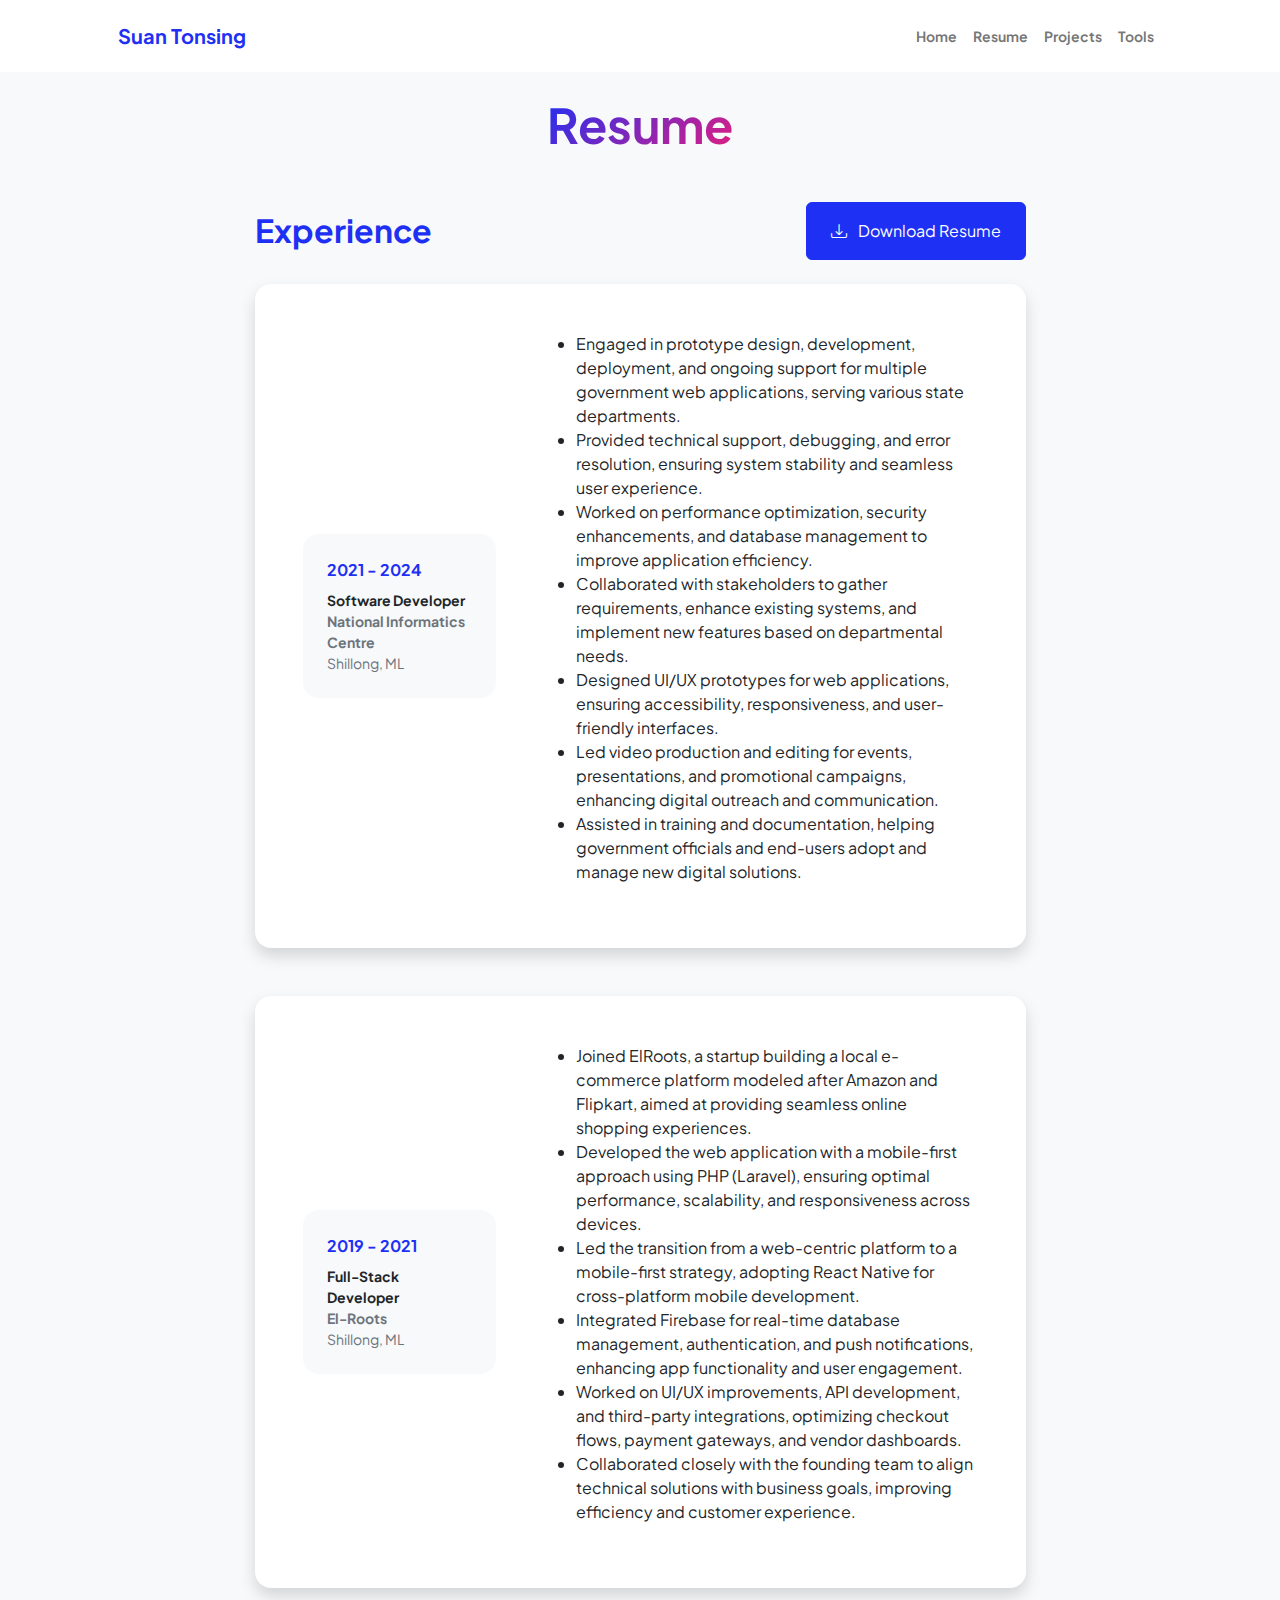
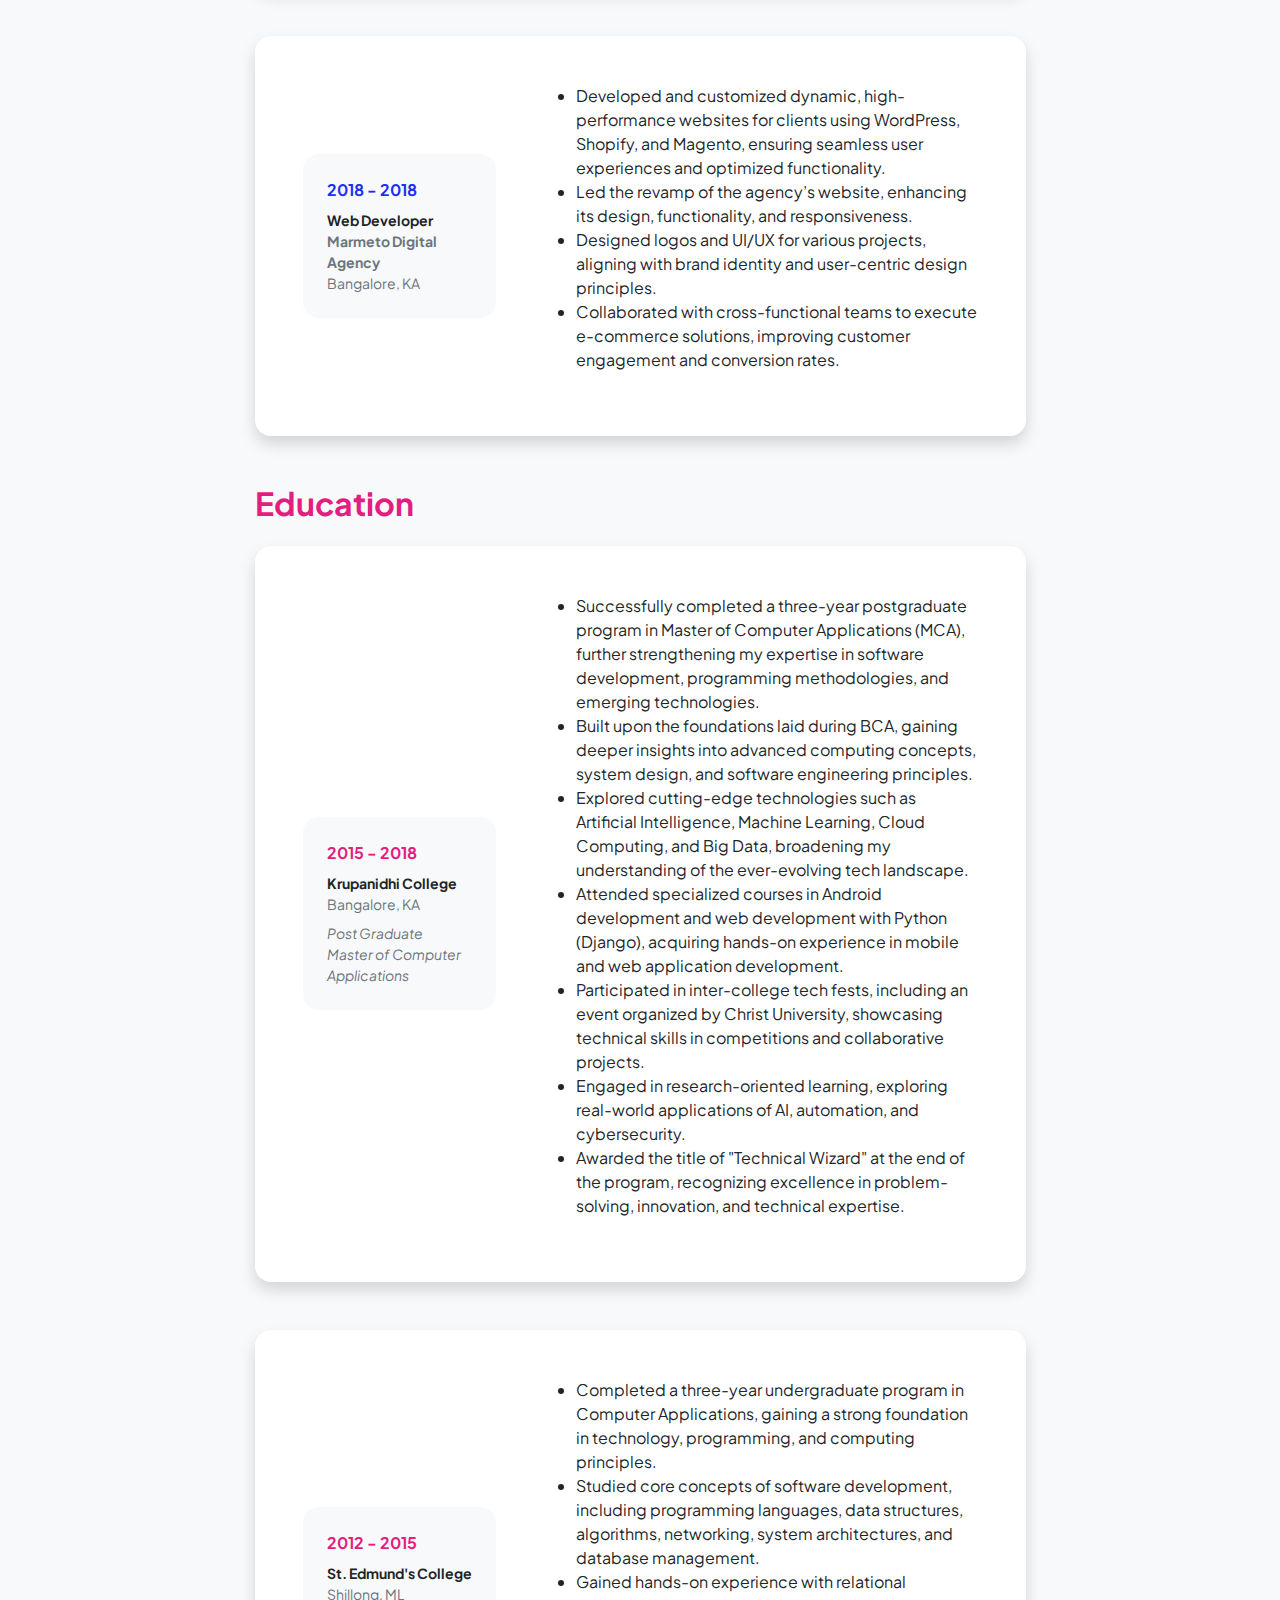
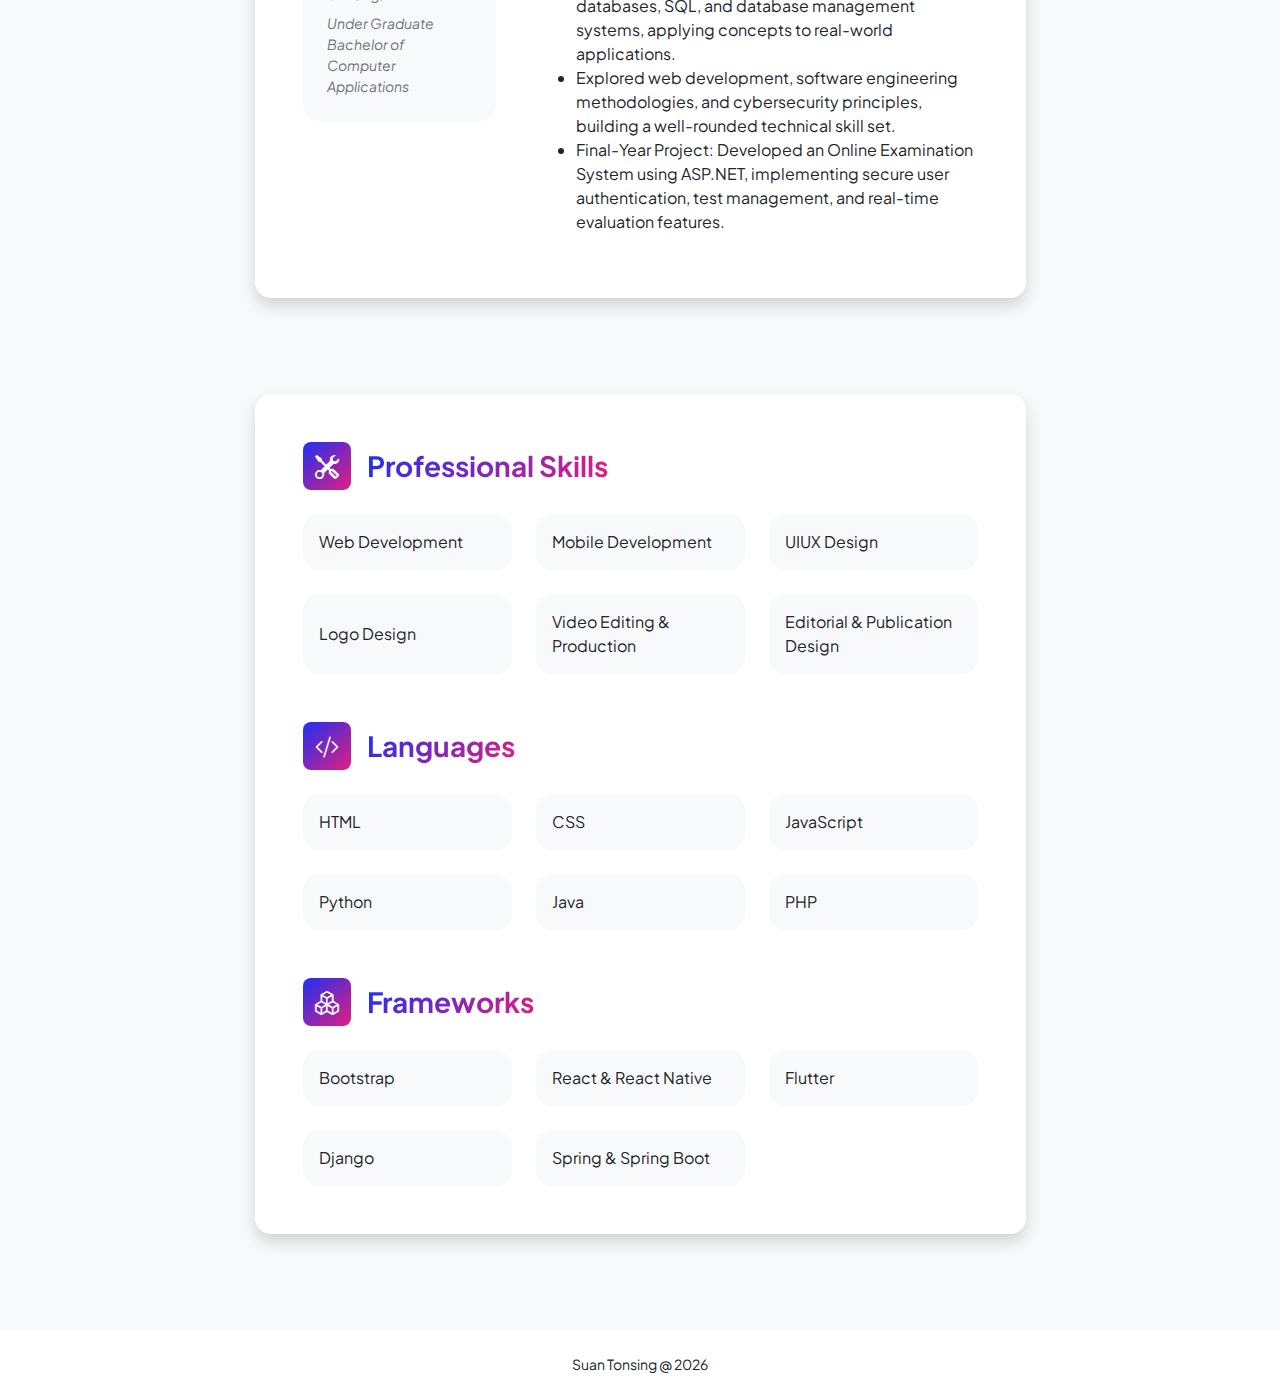
<file: resume.html>
<!DOCTYPE html>
<html lang="en">
    <head>
        <meta charset="utf-8" />
        <meta name="viewport" content="width=device-width, initial-scale=1, shrink-to-fit=no" />
        <meta name="description" content="" />
        <meta name="author" content="" />
        <title>Resume - Suan Tonsing</title>
        <!-- Favicon-->
        <link rel="icon" type="image/x-icon" href="assets/favicon.ico" />
        <!-- Custom Google font-->
        <link rel="preconnect" href="https://fonts.googleapis.com" />
        <link rel="preconnect" href="https://fonts.gstatic.com" crossorigin />
        <link href="https://fonts.googleapis.com/css2?family=Plus+Jakarta+Sans:wght@100;200;300;400;500;600;700;800;900&amp;display=swap" rel="stylesheet" />
        <!-- Bootstrap icons-->
        <link href="https://cdn.jsdelivr.net/npm/bootstrap-icons@1.8.1/font/bootstrap-icons.css" rel="stylesheet" />
        <!-- Core theme CSS (includes Bootstrap)-->
        <link href="css/styles.css" rel="stylesheet" />
    </head>
    <body class="d-flex flex-column h-100 bg-light">
        <main class="flex-shrink-0">
            <!-- Navigation-->
            <nav class="navbar navbar-expand-lg navbar-light bg-white py-3 fixed-top">
                <div class="container px-5">
                    <a class="navbar-brand" href="index.html"><span class="fw-bolder text-primary">Suan Tonsing</span></a>
                    <button class="navbar-toggler" type="button" data-bs-toggle="collapse" data-bs-target="#navbarSupportedContent" aria-controls="navbarSupportedContent" aria-expanded="false" aria-label="Toggle navigation"><span class="navbar-toggler-icon"></span></button>
                    <div class="collapse navbar-collapse" id="navbarSupportedContent">
                        <ul class="navbar-nav ms-auto mb-2 mb-lg-0 small fw-bolder">
                            <li class="nav-item"><a class="nav-link" href="index.html">Home</a></li>
                            <li class="nav-item"><a class="nav-link" href="resume.html">Resume</a></li>
                            <li class="nav-item"><a class="nav-link" href="projects.html">Projects</a></li>
                            <li class="nav-item"><a class="nav-link" href="tools.html">Tools</a></li>
                            <!-- <li class="nav-item"><a class="nav-link" href="contact.html">Contact</a></li> -->
                        </ul>
                    </div>
                </div>
            </nav>
            <!-- Page Content-->
            <div class="container px-5 my-5">
                <div class="text-center mt-5 pt-5 mb-5">
                    <h1 class="display-5 fw-bolder mb-0"><span class="text-gradient d-inline">Resume</span></h1>
                </div>
                <div class="row gx-5 justify-content-center">
                    <div class="col-lg-11 col-xl-9 col-xxl-8">
                        <!-- Experience Section-->
                        <section>
                            <div class="d-flex align-items-center justify-content-between mb-4">
                                <h2 class="text-primary fw-bolder mb-0">Experience</h2>
                                <!-- Download resume button-->
                                <!-- Note: Set the link href target to a PDF file within your project-->
                                <a class="btn btn-primary px-4 py-3" href="./assets/JosephLiangousuanTonsingResume.pdf" target="_blank">
                                    <div class="d-inline-block bi bi-download me-2"></div>
                                    Download Resume
                                </a>
                            </div>
                            <!-- Experience Card 1-->
                            <div class="card shadow border-0 rounded-4 mb-5">
                                <div class="card-body p-5">
                                    <div class="row align-items-center gx-5">
                                        <div class="col text-center text-lg-start mb-4 mb-lg-0">
                                            <div class="bg-light p-4 rounded-4">
                                                <div class="text-primary fw-bolder mb-2">2021 - 2024</div>
                                                <div class="small fw-bolder">Software Developer</div>
                                                <div class="small text-muted fw-bold">National Informatics Centre</div>
                                                <div class="small text-muted">Shillong, ML</div>
                                            </div>
                                        </div>
                                        <div class="col-lg-8">
                                            <div>
                                                <ul>
                                                    <li>Engaged in prototype design, development, deployment, and ongoing support for multiple government web applications, serving various state departments.</li>
                                                    <li>Provided technical support, debugging, and error resolution, ensuring system stability and seamless user experience.</li>
                                                    <li>Worked on performance optimization, security enhancements, and database management to improve application efficiency.</li>
                                                    <li>Collaborated with stakeholders to gather requirements, enhance existing systems, and implement new features based on departmental needs.</li>
                                                    <li>Designed UI/UX prototypes for web applications, ensuring accessibility, responsiveness, and user-friendly interfaces.</li>
                                                    <li>Led video production and editing for events, presentations, and promotional campaigns, enhancing digital outreach and communication.</li>
                                                    <li>Assisted in training and documentation, helping government officials and end-users adopt and manage new digital solutions.</li>
                                                </ul>
                                            </div>
                                        </div>
                                    </div>
                                </div>
                            </div>
                            <!-- Experience Card 2-->
                            <div class="card shadow border-0 rounded-4 mb-5">
                                <div class="card-body p-5">
                                    <div class="row align-items-center gx-5">
                                        <div class="col text-center text-lg-start mb-4 mb-lg-0">
                                            <div class="bg-light p-4 rounded-4">
                                                <div class="text-primary fw-bolder mb-2">2019 - 2021</div>
                                                <div class="small fw-bolder">Full-Stack Developer</div>
                                                <div class="small text-muted fw-bold">El-Roots</div>
                                                <div class="small text-muted">Shillong, ML</div>
                                            </div>
                                        </div>
                                        <div class="col-lg-8">
                                            <div>
                                                <ul>
                                                    <li>Joined ElRoots, a startup building a local e-commerce platform modeled after Amazon and Flipkart, aimed at providing seamless online shopping experiences.</li>
                                                    <li>Developed the web application with a mobile-first approach using PHP (Laravel), ensuring optimal performance, scalability, and responsiveness across devices.</li>
                                                    <li>Led the transition from a web-centric platform to a mobile-first strategy, adopting React Native for cross-platform mobile development.</li>
                                                    <li>Integrated Firebase for real-time database management, authentication, and push notifications, enhancing app functionality and user engagement.</li>
                                                    <li>Worked on UI/UX improvements, API development, and third-party integrations, optimizing checkout flows, payment gateways, and vendor dashboards.</li>
                                                    <li>Collaborated closely with the founding team to align technical solutions with business goals, improving efficiency and customer experience.</li>
                                                </ul>
                                            </div>
                                        </div>
                                    </div>
                                </div>
                            </div>
                            <!-- Experience Card 3-->
                            <div class="card shadow border-0 rounded-4 mb-5">
                                <div class="card-body p-5">
                                    <div class="row align-items-center gx-5">
                                        <div class="col text-center text-lg-start mb-4 mb-lg-0">
                                            <div class="bg-light p-4 rounded-4">
                                                <div class="text-primary fw-bolder mb-2">2018 - 2018</div>
                                                <div class="small fw-bolder">Web Developer</div>
                                                <div class="small text-muted fw-bold">Marmeto Digital Agency</div>
                                                <div class="small text-muted">Bangalore, KA</div>
                                            </div>
                                        </div>
                                        <div class="col-lg-8">
                                            <div>
                                                <ul>
                                                    <li>Developed and customized dynamic, high-performance websites for clients using WordPress, Shopify, and Magento, ensuring seamless user experiences and optimized functionality.</li>
                                                    <li>Led the revamp of the agency’s website, enhancing its design, functionality, and responsiveness.</li>
                                                    <li>Designed logos and UI/UX for various projects, aligning with brand identity and user-centric design principles.</li>
                                                    <li>Collaborated with cross-functional teams to execute e-commerce solutions, improving customer engagement and conversion rates.</li>

                                                </ul>
                                            </div>
                                        </div>
                                    </div>
                                </div>
                            </div>
                        </section>
                        <!-- Education Section-->
                        <section>
                            <h2 class="text-secondary fw-bolder mb-4">Education</h2>
                            <!-- Education Card 1-->
                            <div class="card shadow border-0 rounded-4 mb-5">
                                <div class="card-body p-5">
                                    <div class="row align-items-center gx-5">
                                        <div class="col text-center text-lg-start mb-4 mb-lg-0">
                                            <div class="bg-light p-4 rounded-4">
                                                <div class="text-secondary fw-bolder mb-2">2015 - 2018</div>
                                                <div class="mb-2">
                                                    <div class="small fw-bolder">Krupanidhi College</div>
                                                    <div class="small text-muted">Bangalore, KA</div>
                                                </div>
                                                <div class="fst-italic">
                                                    <div class="small text-muted">Post Graduate</div>
                                                    <div class="small text-muted">Master of Computer Applications</div>
                                                </div>
                                            </div>
                                        </div>
                                        <div class="col-lg-8">
                                            <div>
                                                <ul>
                                                    <li>Successfully completed a three-year postgraduate program in Master of Computer Applications (MCA), further strengthening my expertise in software development, programming methodologies, and emerging technologies.</li>
                                                    <li>Built upon the foundations laid during BCA, gaining deeper insights into advanced computing concepts, system design, and software engineering principles.</li>
                                                    <li>Explored cutting-edge technologies such as Artificial Intelligence, Machine Learning, Cloud Computing, and Big Data, broadening my understanding of the ever-evolving tech landscape.</li>
                                                    <li>Attended specialized courses in Android development and web development with Python (Django), acquiring hands-on experience in mobile and web application development.</li>
                                                    <li>Participated in inter-college tech fests, including an event organized by Christ University, showcasing technical skills in competitions and collaborative projects.</li>
                                                    <li>Engaged in research-oriented learning, exploring real-world applications of AI, automation, and cybersecurity.</li>
                                                    <li>Awarded the title of "Technical Wizard" at the end of the program, recognizing excellence in problem-solving, innovation, and technical expertise.</li>
                                                </ul>
                                            </div>
                                        </div>
                                    </div>
                                </div>
                            </div>
                            <!-- Education Card 2-->
                            <div class="card shadow border-0 rounded-4 mb-5">
                                <div class="card-body p-5">
                                    <div class="row align-items-center gx-5">
                                        <div class="col text-center text-lg-start mb-4 mb-lg-0">
                                            <div class="bg-light p-4 rounded-4">
                                                <div class="text-secondary fw-bolder mb-2">2012 - 2015</div>
                                                <div class="mb-2">
                                                    <div class="small fw-bolder">St. Edmund's College</div>
                                                    <div class="small text-muted">Shillong, ML</div>
                                                </div>
                                                <div class="fst-italic">
                                                    <div class="small text-muted">Under Graduate</div>
                                                    <div class="small text-muted">Bachelor of Computer Applications</div>
                                                </div>
                                            </div>
                                        </div>
                                        <div class="col-lg-8">
                                            <div>
                                                <ul>
                                                    <li>Completed a three-year undergraduate program in Computer Applications, gaining a strong foundation in technology, programming, and computing principles.</li>
                                                    <li>Studied core concepts of software development, including programming languages, data structures, algorithms, networking, system architectures, and database management.</li>
                                                    <li>Gained hands-on experience with relational databases, SQL, and database management systems, applying concepts to real-world applications.</li>
                                                    <li>Explored web development, software engineering methodologies, and cybersecurity principles, building a well-rounded technical skill set.</li>
                                                    <li>Final-Year Project: Developed an Online Examination System using ASP.NET, implementing secure user authentication, test management, and real-time evaluation features.</li>
                                                </ul>
                                            </div>
                                            </div>
                                    </div>
                                </div>
                            </div>
                        </section>
                        <!-- Divider-->
                        <div class="pb-5"></div>
                        <!-- Skills Section-->
                        <section>
                            <!-- Skillset Card-->
                            <div class="card shadow border-0 rounded-4 mb-5">
                                <div class="card-body p-5">
                                    <!-- Professional skills list-->
                                    <div class="mb-5">
                                        <div class="d-flex align-items-center mb-4">
                                            <div class="feature bg-primary bg-gradient-primary-to-secondary text-white rounded-3 me-3"><i class="bi bi-tools"></i></div>
                                            <h3 class="fw-bolder mb-0"><span class="text-gradient d-inline">Professional Skills</span></h3>
                                        </div>
                                        <div class="row row-cols-1 row-cols-md-3 mb-4">
                                            <div class="col mb-4 mb-md-0"><div class="d-flex align-items-center bg-light rounded-4 p-3 h-100">Web Development</div></div>
                                            <div class="col mb-4 mb-md-0"><div class="d-flex align-items-center bg-light rounded-4 p-3 h-100">Mobile Development</div></div>
                                            <div class="col"><div class="d-flex align-items-center bg-light rounded-4 p-3 h-100">UIUX Design</div></div>
                                        </div>
                                        <div class="row row-cols-1 row-cols-md-3">
                                            <div class="col"><div class="d-flex align-items-center bg-light rounded-4 p-3 h-100">Logo Design</div></div>
                                            <div class="col mb-4 mb-md-0"><div class="d-flex align-items-center bg-light rounded-4 p-3 h-100">Video Editing &amp; Production</div></div>
                                            <div class="col mb-4 mb-md-0"><div class="d-flex align-items-center bg-light rounded-4 p-3 h-100">Editorial & Publication Design</div></div>
                                        </div>
                                    </div>
                                    <!-- Languages list-->
                                    <div class="mb-5">
                                        <div class="d-flex align-items-center mb-4">
                                            <div class="feature bg-primary bg-gradient-primary-to-secondary text-white rounded-3 me-3"><i class="bi bi-code-slash"></i></div>
                                            <h3 class="fw-bolder mb-0"><span class="text-gradient d-inline">Languages</span></h3>
                                        </div>
                                        <div class="row row-cols-1 row-cols-md-3 mb-4">
                                            <div class="col mb-4 mb-md-0"><div class="d-flex align-items-center bg-light rounded-4 p-3 h-100">HTML</div></div>
                                            <div class="col mb-4 mb-md-0"><div class="d-flex align-items-center bg-light rounded-4 p-3 h-100">CSS</div></div>
                                            <div class="col"><div class="d-flex align-items-center bg-light rounded-4 p-3 h-100">JavaScript</div></div>
                                        </div>
                                        <div class="row row-cols-1 row-cols-md-3">
                                            <div class="col mb-4 mb-md-0"><div class="d-flex align-items-center bg-light rounded-4 p-3 h-100">Python</div></div>
                                            <div class="col mb-4 mb-md-0"><div class="d-flex align-items-center bg-light rounded-4 p-3 h-100">Java</div></div>
                                            <div class="col"><div class="d-flex align-items-center bg-light rounded-4 p-3 h-100">PHP</div></div>
                                        </div>
                                    </div>
                                    <!-- Frameworks list-->
                                    <div class="mb-0">
                                        <div class="d-flex align-items-center mb-4">
                                            <div class="feature bg-primary bg-gradient-primary-to-secondary text-white rounded-3 me-3"><i class="bi bi-boxes"></i></div>
                                            <h3 class="fw-bolder mb-0"><span class="text-gradient d-inline">Frameworks</span></h3>
                                        </div>
                                        <div class="row row-cols-1 row-cols-md-3 mb-4">
                                            <div class="col mb-4 mb-md-0"><div class="d-flex align-items-center bg-light rounded-4 p-3 h-100">Bootstrap</div></div>
                                            <div class="col mb-4 mb-md-0"><div class="d-flex align-items-center bg-light rounded-4 p-3 h-100">React &amp; React Native</div></div>
                                            <div class="col"><div class="d-flex align-items-center bg-light rounded-4 p-3 h-100">Flutter</div></div>
                                        </div>
                                        <div class="row row-cols-1 row-cols-md-3">
                                            <div class="col mb-4 mb-md-0"><div class="d-flex align-items-center bg-light rounded-4 p-3 h-100">Django</div></div>
                                            <div class="col mb-4 mb-md-0"><div class="d-flex align-items-center bg-light rounded-4 p-3 h-100">Spring & Spring Boot</div></div>
                                            <!-- <div class="col"><div class="d-flex align-items-center bg-light rounded-4 p-3 h-100">Bash</div></div> -->
                                        </div>
                                    </div>
                                </div>
                            </div>
                        </section>
                    </div>
                </div>
            </div>
        </main>
        <!-- Footer-->
        <footer class="bg-white py-4 mt-auto">
            <div class="container px-5">
                <!-- align-items-center justify-content-between flex-column flex-sm-row -->
                <div class="row">
                    <div class="col-12"><div class="small m-0 text-center">Suan Tonsing @ <span><script>document.write(new Date().getFullYear());</script></span></div></div>
                    <!-- <div class="col-auto">
                        <a class="small" href="#!">Privacy</a>
                        <span class="mx-1">&middot;</span>
                        <a class="small" href="#!">Terms</a>
                        <span class="mx-1">&middot;</span>
                        <a class="small" href="#!">Contact</a>
                    </div> -->
                </div>
            </div>
        </footer>
        <!-- Bootstrap core JS-->
        <script src="https://cdn.jsdelivr.net/npm/bootstrap@5.2.3/dist/js/bootstrap.bundle.min.js"></script>
        <!-- Core theme JS-->
        <script src="js/scripts.js"></script>
    </body>
</html>
</file>
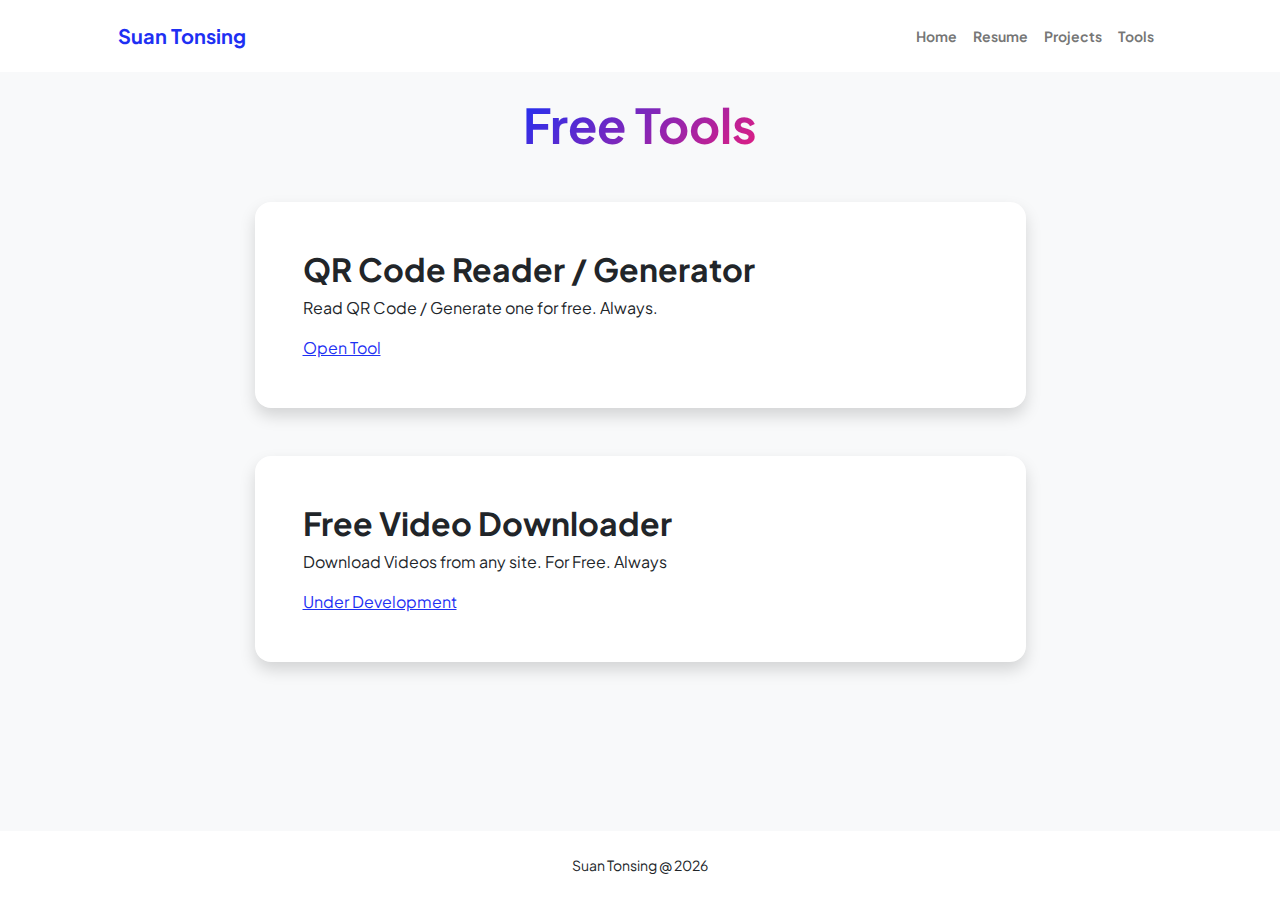
<file: tools.html>
<!DOCTYPE html>
<html lang="en">
    <head>
        <meta charset="utf-8" />
        <meta name="viewport" content="width=device-width, initial-scale=1, shrink-to-fit=no" />
        <meta name="description" content="" />
        <meta name="author" content="" />
        <title>Tools - Suan Tonsing</title>
        <!-- Favicon-->
        <link rel="icon" type="image/x-icon" href="assets/favicon.ico" />
        <!-- Custom Google font-->
        <link rel="preconnect" href="https://fonts.googleapis.com" />
        <link rel="preconnect" href="https://fonts.gstatic.com" crossorigin />
        <link href="https://fonts.googleapis.com/css2?family=Plus+Jakarta+Sans:wght@100;200;300;400;500;600;700;800;900&amp;display=swap" rel="stylesheet" />
        <!-- Bootstrap icons-->
        <link href="https://cdn.jsdelivr.net/npm/bootstrap-icons@1.8.1/font/bootstrap-icons.css" rel="stylesheet" />
        <!-- Core theme CSS (includes Bootstrap)-->
        <link href="css/styles.css" rel="stylesheet" />
    </head>
    <body class="d-flex flex-column h-100 bg-light">
        <main class="flex-shrink-0">
            <!-- Navigation-->
            <nav class="navbar navbar-expand-lg navbar-light bg-white py-3 fixed-top">
                <div class="container px-5">
                    <a class="navbar-brand" href="index.html"><span class="fw-bolder text-primary">Suan Tonsing</span></a>
                    <button class="navbar-toggler" type="button" data-bs-toggle="collapse" data-bs-target="#navbarSupportedContent" aria-controls="navbarSupportedContent" aria-expanded="false" aria-label="Toggle navigation"><span class="navbar-toggler-icon"></span></button>
                    <div class="collapse navbar-collapse" id="navbarSupportedContent">
                        <ul class="navbar-nav ms-auto mb-2 mb-lg-0 small fw-bolder">
                            <li class="nav-item"><a class="nav-link" href="index.html">Home</a></li>
                            <li class="nav-item"><a class="nav-link" href="resume.html">Resume</a></li>
                            <li class="nav-item"><a class="nav-link" href="projects.html">Projects</a></li>
                            <li class="nav-item"><a class="nav-link" href="tools.html">Tools</a></li>
                            <!-- <li class="nav-item"><a class="nav-link" href="contact.html">Contact</a></li> -->
                        </ul>
                    </div>
                </div>
            </nav>
            <!-- Projects Section-->
            <section class="py-5">
                <div class="container pt-5 px-5 mb-5">
                    <div class="text-center mb-5">
                        <h1 class="display-5 fw-bolder mb-0"><span class="text-gradient d-inline">Free Tools</span></h1>
                    </div>
                    <div class="row gx-5 justify-content-center">
                        <div class="col-lg-11 col-xl-9 col-xxl-8">
                            <!-- Project Card 1-->
                            <div class="card overflow-hidden shadow rounded-4 border-0 mb-5">
                                <div class="card-body p-0">
                                    <div class="d-flex align-items-center">
                                        <div class="p-5">
                                            <h2 class="fw-bolder">QR Code Reader / Generator</h2>
                                            <p>Read QR Code / Generate one for free. Always.</p>
                                            <p class="pointer mb-0"><a href="https://joeswantonsing.github.io/qr-code-generator/" target="_blank">Open Tool</a></p>
                                        </div>
                                        <!-- <img class="img-fluid" src="https://dummyimage.com/300x400/343a40/6c757d" alt="..." /> -->
                                    </div>
                                </div>
                            </div>
                            <!-- Project Card 2-->
                            <div class="card overflow-hidden shadow rounded-4 border-0 mb-5">
                                <div class="card-body p-0">
                                    <div class="d-flex align-items-center">
                                        <div class="p-5">
                                            <h2 class="fw-bolder">Free Video Downloader</h2>
                                            <p>Download Videos from any site. For Free. Always</p>
                                            <p class="pointer mb-0"><a href="#">Under Development</a></p>
                                        </div>
                                        <!-- <img class="img-fluid" src="https://dummyimage.com/300x400/343a40/6c757d" alt="..." /> -->
                                    </div>
                                </div>
                            </div>
                        </div>
                    </div>
                </div>
            </section>

        </main>
        <!-- Footer-->
        <footer class="bg-white py-4 mt-auto">
            <div class="container px-5">
                <!-- align-items-center justify-content-between flex-column flex-sm-row -->
                <div class="row">
                    <div class="col-12"><div class="small m-0 text-center">Suan Tonsing @ <span><script>document.write(new Date().getFullYear());</script></span></div></div>
                    <!-- <div class="col-auto">
                        <a class="small" href="#!">Privacy</a>
                        <span class="mx-1">&middot;</span>
                        <a class="small" href="#!">Terms</a>
                        <span class="mx-1">&middot;</span>
                        <a class="small" href="#!">Contact</a>
                    </div> -->
                </div>
            </div>
        </footer>
        <!-- Bootstrap core JS-->
        <script src="https://cdn.jsdelivr.net/npm/bootstrap@5.2.3/dist/js/bootstrap.bundle.min.js"></script>
        <!-- Core theme JS-->
        <script src="js/scripts.js"></script>
    </body>
</html>
</file>
